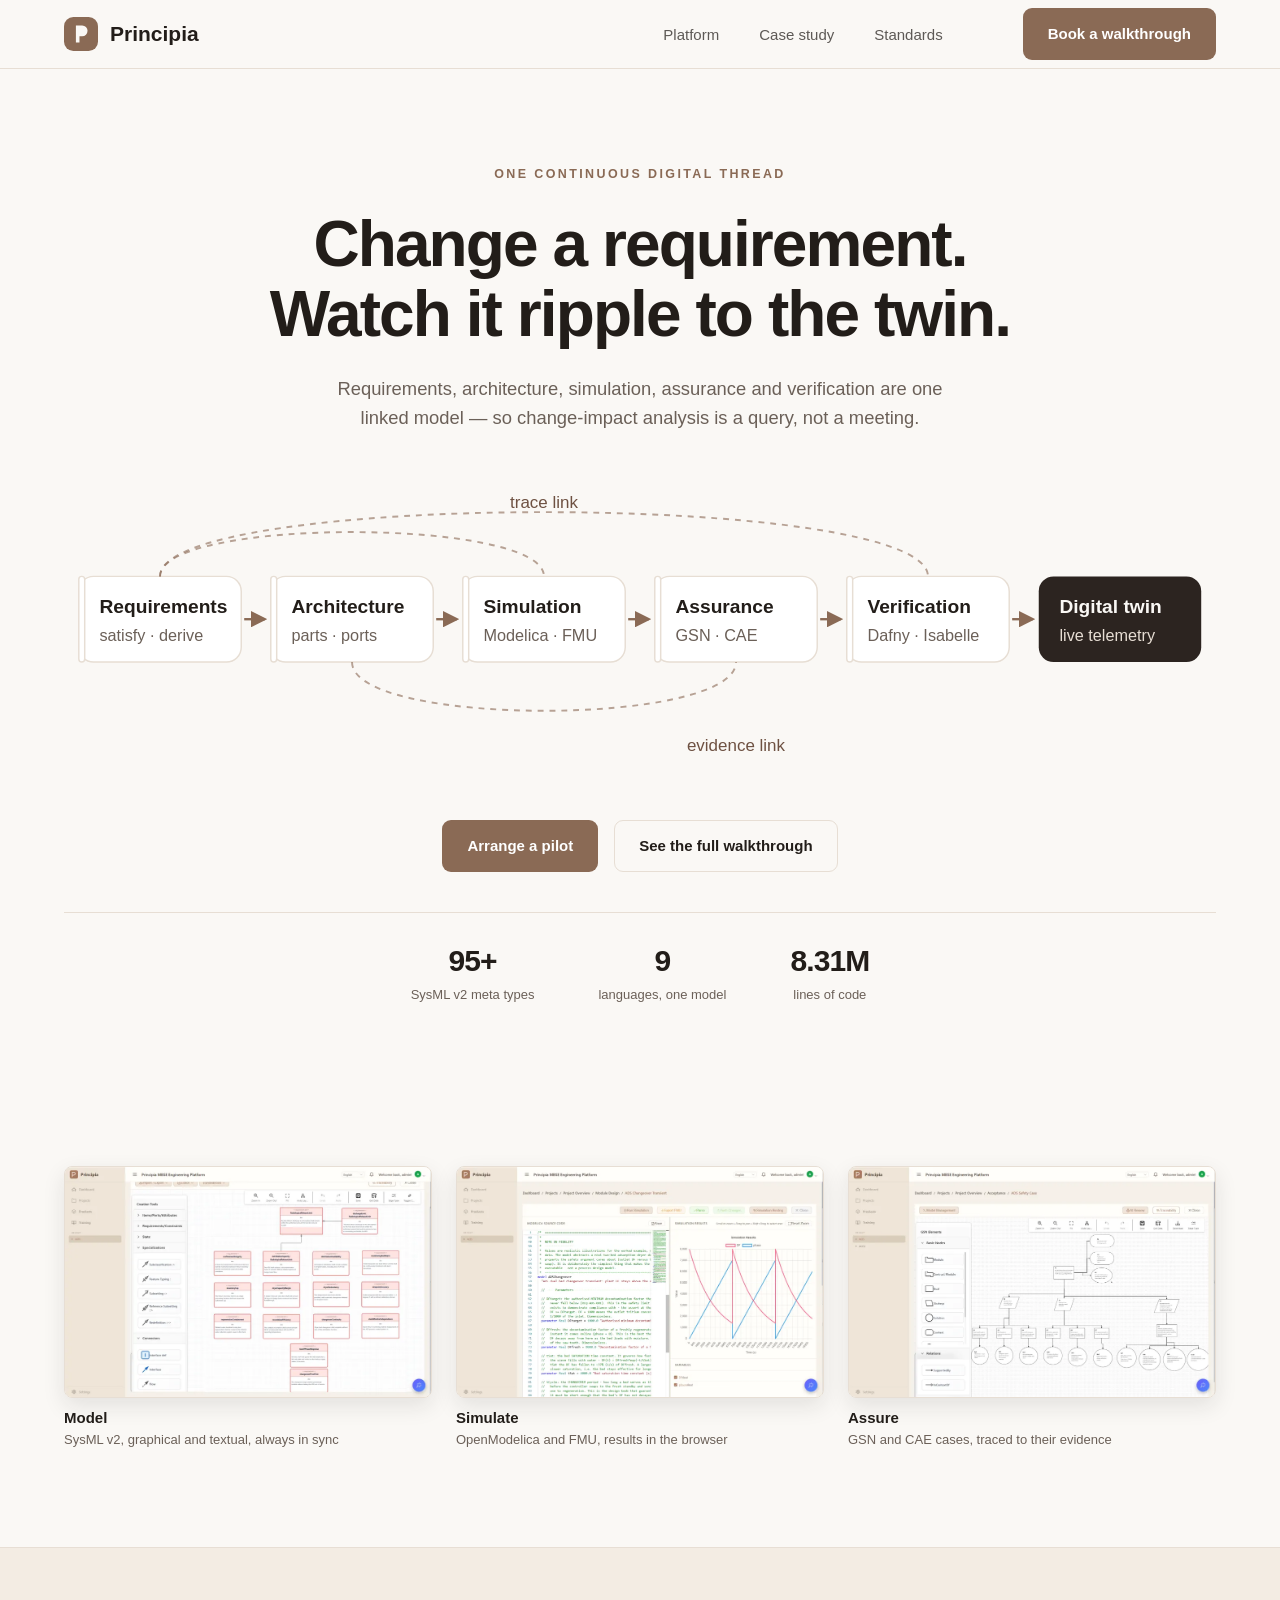
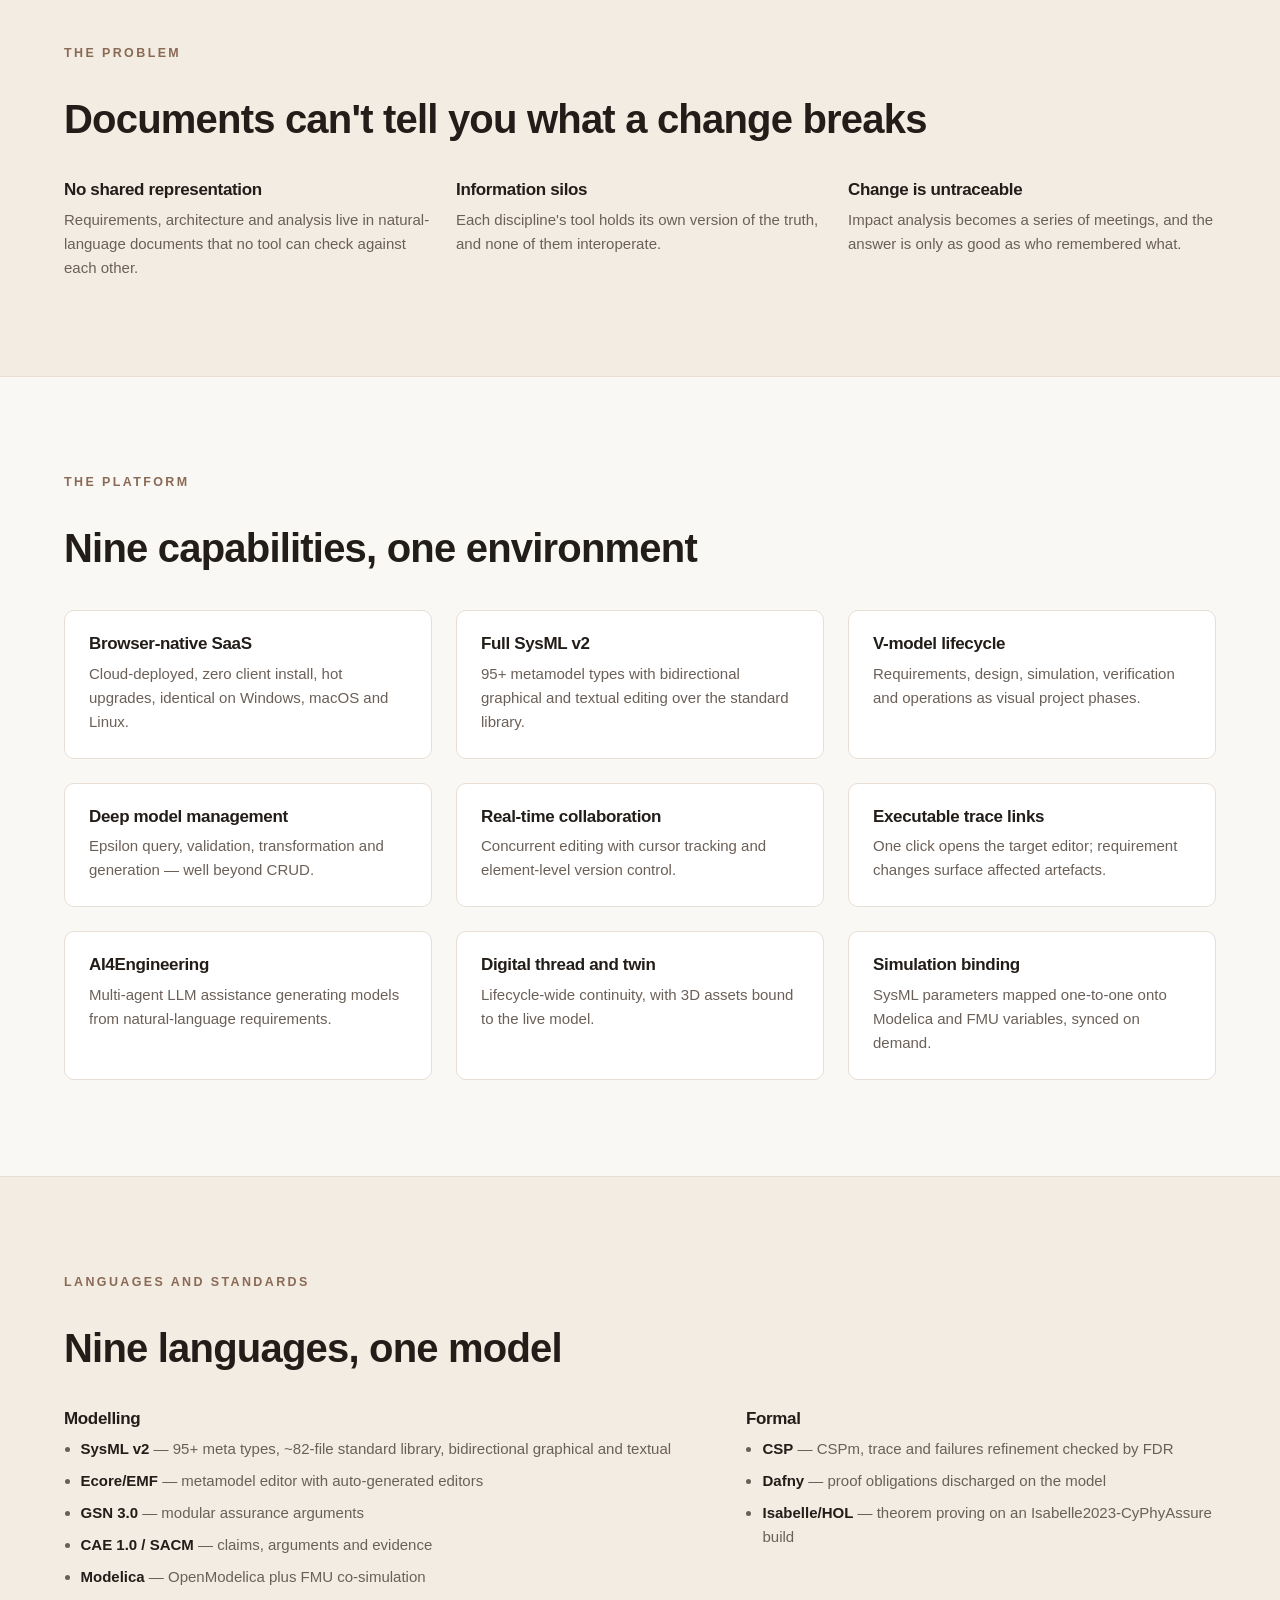
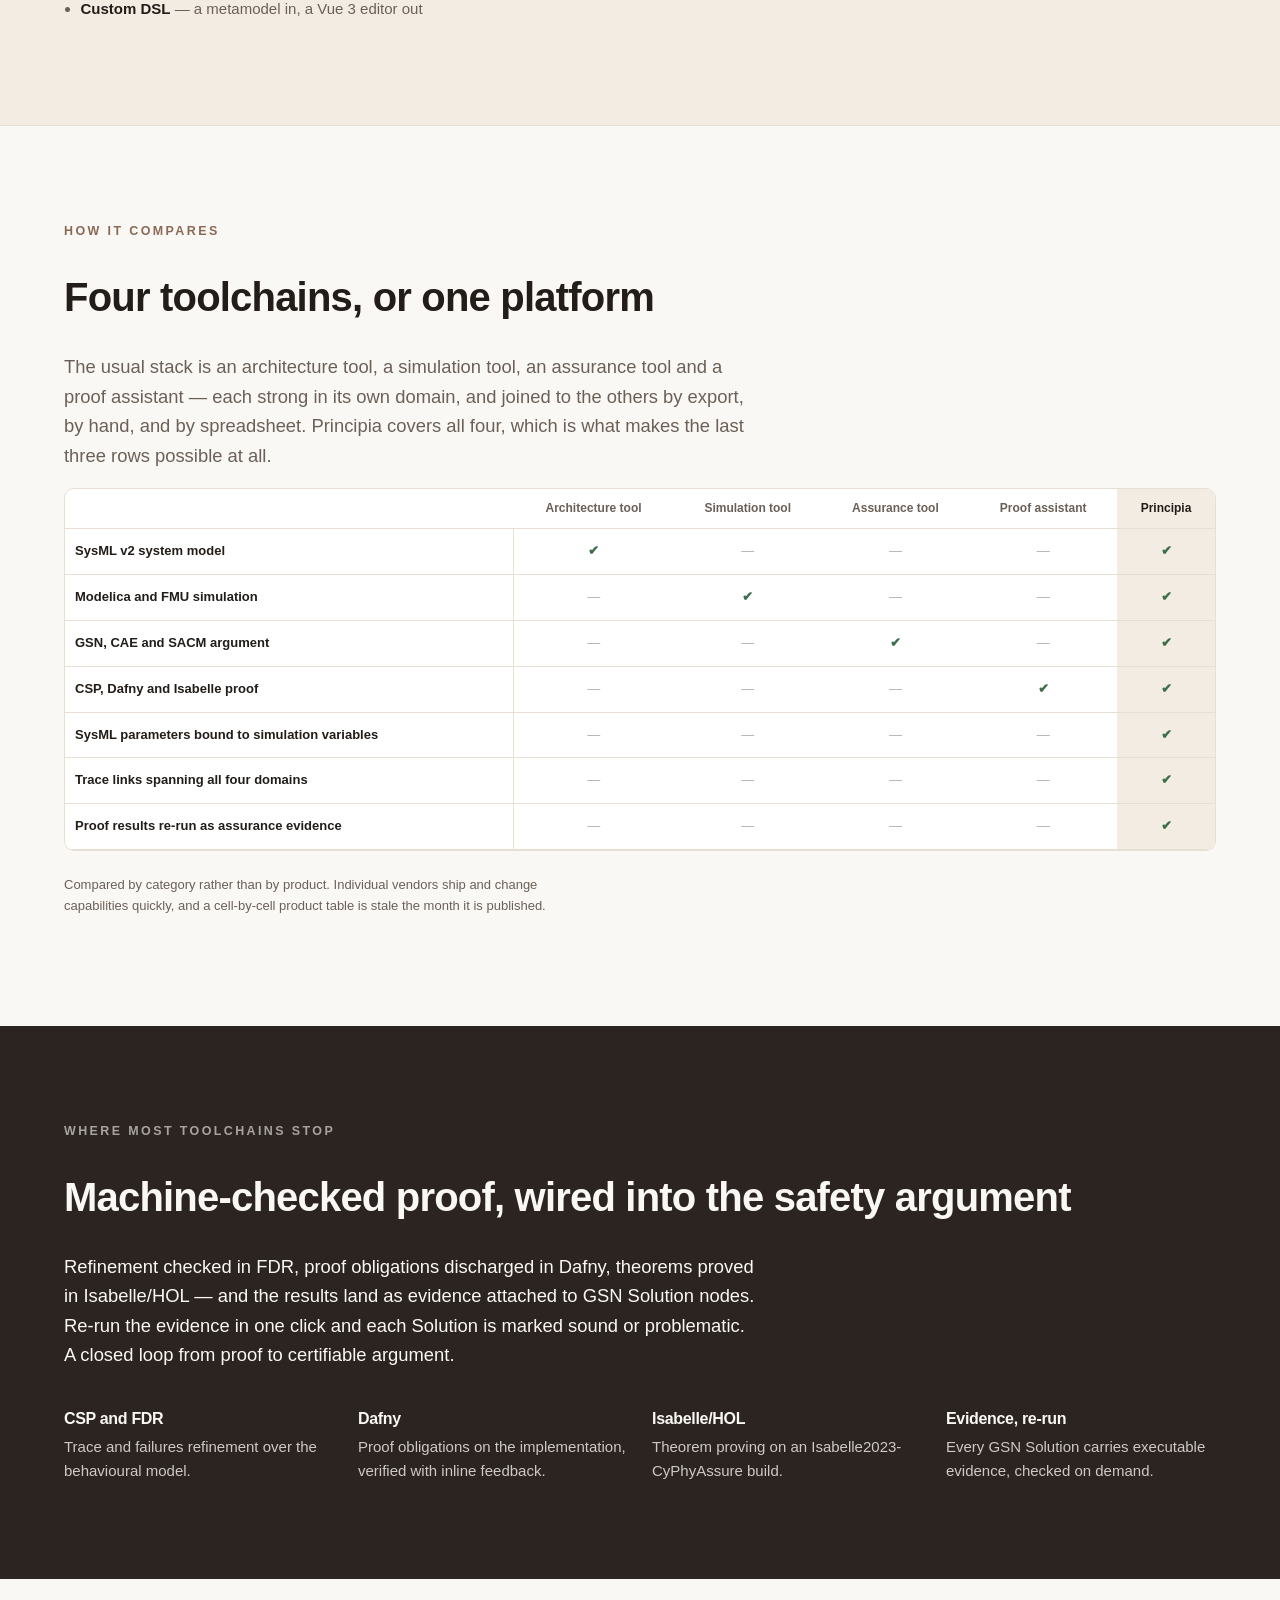
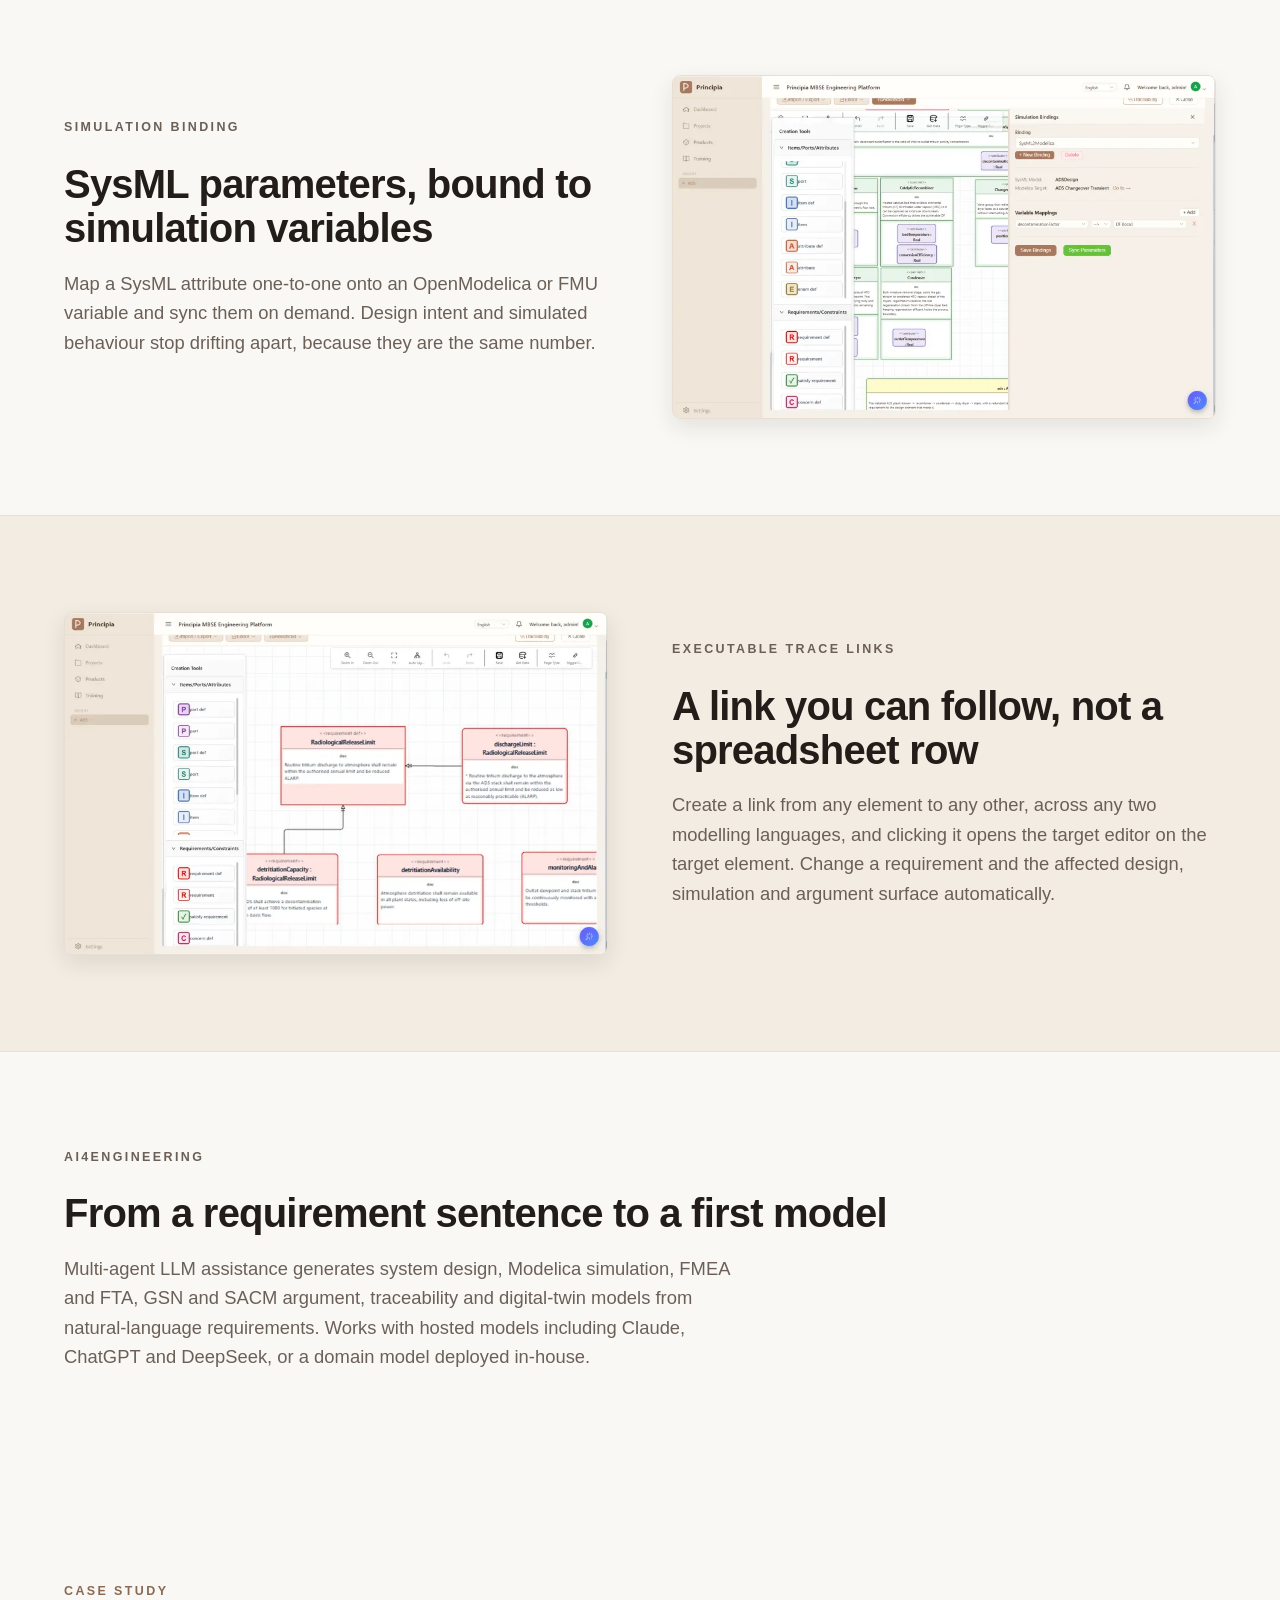
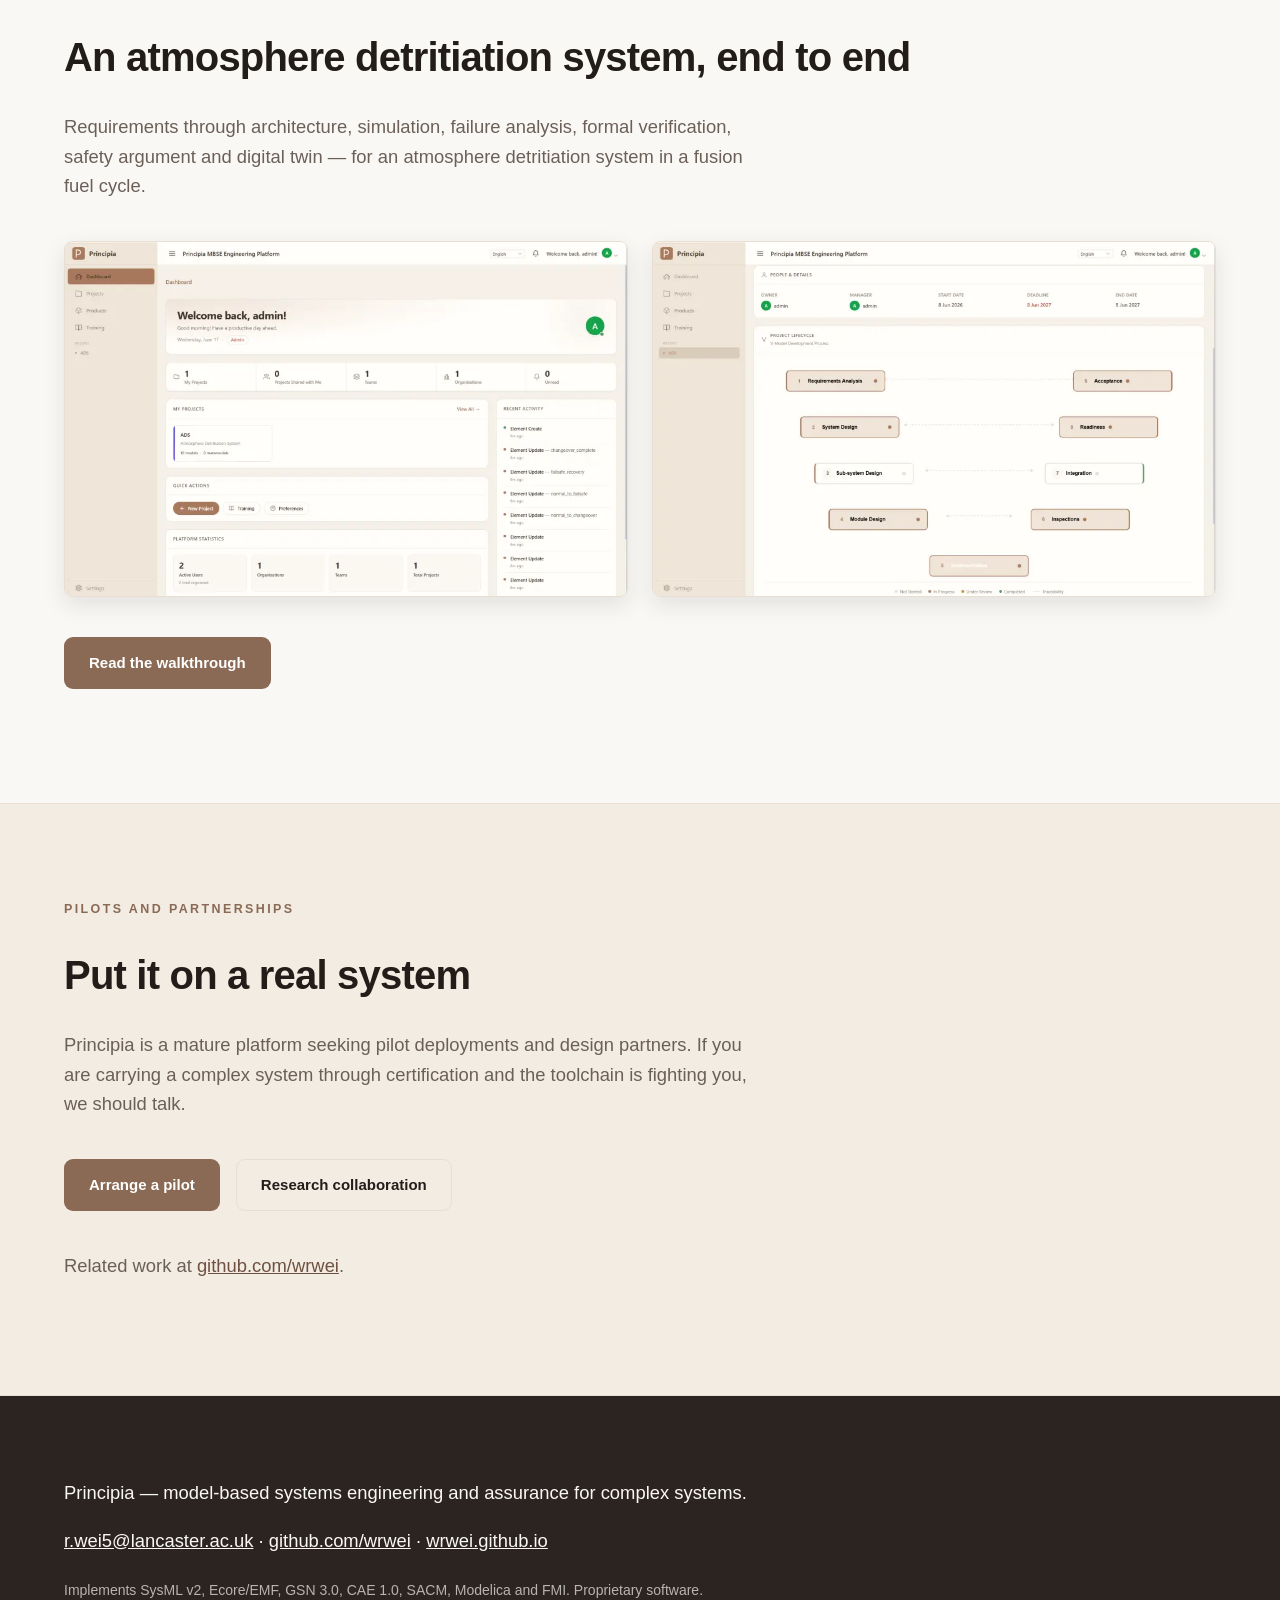
<file: index.html>
<!doctype html>
<html lang="en">
<head>
<meta charset="utf-8">
<meta name="viewport" content="width=device-width, initial-scale=1">
<meta name="color-scheme" content="light">
<title>Principia — MBSE and assurance for complex systems</title>
<meta name="description" content="A browser-based platform uniting SysML v2, Modelica simulation, assurance cases and formal verification in one continuous digital thread with executable traceability.">
<link rel="canonical" href="https://principia-modelling.com/">
<meta property="og:type" content="website">
<meta property="og:title" content="Principia — MBSE and assurance for complex systems">
<meta property="og:description" content="One continuous digital thread from requirements to digital twin. SysML v2, Modelica, GSN, CSP, Dafny and Isabelle in a single browser-based platform.">
<meta property="og:image" content="https://principia-modelling.com/assets/img/og-card.png">
<meta property="og:url" content="https://principia-modelling.com/">
<meta name="twitter:card" content="summary_large_image">
<link rel="icon" href="assets/img/favicon.svg" type="image/svg+xml">
<script type="application/ld+json">
{
  "@context": "https://schema.org",
  "@type": "SoftwareApplication",
  "name": "Principia",
  "applicationCategory": "DeveloperApplication",
  "operatingSystem": "Web browser",
  "url": "https://principia-modelling.com/",
  "description": "A browser-based multi-domain MBSE and assurance platform: SysML v2, Ecore/EMF, GSN, CAE, Modelica and formal verification in one continuous digital thread with executable traceability.",
  "author": { "@type": "Person", "name": "Ran Wei", "url": "https://wrwei.github.io" },
  "featureList": [
    "SysML v2 modelling with 95+ metamodel types",
    "Ecore/EMF metamodelling and generated editors",
    "GSN 3.0, CAE 1.0 and SACM assurance cases",
    "Modelica and FMU co-simulation",
    "Formal verification with CSP/FDR, Dafny and Isabelle/HOL",
    "Executable cross-model trace links and change-impact analysis"
  ]
}
</script>
<link rel="stylesheet" href="assets/css/tokens.css">
<link rel="stylesheet" href="assets/css/site.css">
</head>
<body>
<a class="skip-link" href="#main">Skip to content</a>
<!-- nav:start -->
<header class="nav">
  <div class="container nav__inner">
    <a class="nav__brand" href="index.html">
      <img src="assets/img/logo.svg" alt="" width="34" height="34">Principia
    </a>
    <button class="nav__toggle" id="nav-toggle" type="button"
            aria-expanded="false" aria-controls="nav-links">Menu</button>
    <ul class="nav__links" id="nav-links">
      <li><a href="index.html#platform">Platform</a></li>
      <li><a href="case-study.html">Case study</a></li>
      <li><a href="index.html#standards">Standards</a></li>
    </ul>
    <a class="btn nav__cta" href="mailto:r.wei5@lancaster.ac.uk?subject=Principia%20walkthrough">Book a walkthrough</a>
  </div>
</header>
<!-- nav:end -->
<main id="main">

<section class="hero" id="platform">
  <div class="container">
    <p class="eyebrow">One continuous digital thread</p>
    <h1>Change a requirement.<br>Watch it ripple to the twin.</h1>
    <p class="hero__lead">Requirements, architecture, simulation, assurance and
      verification are one linked model — so change-impact analysis is a query,
      not a meeting.</p>

    <svg class="hero__diagram" viewBox="0 0 780 208" role="img"
         aria-label="Requirements, architecture, simulation, assurance and verification link forward to a digital twin, with trace and evidence links connecting non-adjacent stages.">
      <defs>
        <marker id="arrow" markerWidth="7" markerHeight="7" refX="6" refY="3.5" orient="auto">
          <path d="M0,0 L7,3.5 L0,7 z" class="hero__arrowhead" />
        </marker>
      </defs>
      <g class="hero__node">
        <rect x="10" y="70" width="110" height="58" rx="10" />
        <rect x="10" y="70" width="4" height="58" rx="2" class="hero__rule" />
        <text x="24" y="95">Requirements</text>
        <text x="24" y="114" class="hero__sub">satisfy · derive</text>
      </g>
      <g class="hero__node">
        <rect x="140" y="70" width="110" height="58" rx="10" />
        <rect x="140" y="70" width="4" height="58" rx="2" class="hero__rule" />
        <text x="154" y="95">Architecture</text>
        <text x="154" y="114" class="hero__sub">parts · ports</text>
      </g>
      <g class="hero__node">
        <rect x="270" y="70" width="110" height="58" rx="10" />
        <rect x="270" y="70" width="4" height="58" rx="2" class="hero__rule" />
        <text x="284" y="95">Simulation</text>
        <text x="284" y="114" class="hero__sub">Modelica · FMU</text>
      </g>
      <g class="hero__node">
        <rect x="400" y="70" width="110" height="58" rx="10" />
        <rect x="400" y="70" width="4" height="58" rx="2" class="hero__rule" />
        <text x="414" y="95">Assurance</text>
        <text x="414" y="114" class="hero__sub">GSN · CAE</text>
      </g>
      <g class="hero__node">
        <rect x="530" y="70" width="110" height="58" rx="10" />
        <rect x="530" y="70" width="4" height="58" rx="2" class="hero__rule" />
        <text x="544" y="95">Verification</text>
        <text x="544" y="114" class="hero__sub">Dafny · Isabelle</text>
      </g>
      <g class="hero__node hero__node--twin">
        <rect x="660" y="70" width="110" height="58" rx="10" />
        <text x="674" y="95">Digital twin</text>
        <text x="674" y="114" class="hero__sub">live telemetry</text>
      </g>
      <g class="hero__flow">
        <path d="M122,99 L136,99" /><path d="M252,99 L266,99" />
        <path d="M382,99 L396,99" /><path d="M512,99 L526,99" />
        <path d="M642,99 L656,99" />
      </g>
      <g class="hero__arc">
        <path d="M65,70 C65,30 325,30 325,70" />
        <path d="M195,128 C195,172 455,172 455,128" />
        <path d="M65,70 C65,12 585,12 585,70" />
      </g>
      <text x="325" y="24" class="hero__annot">trace link</text>
      <text x="455" y="188" class="hero__annot">evidence link</text>
    </svg>

    <ol class="thread">
      <li><b>Requirements</b> <span>satisfy · derive</span></li>
      <li><b>Architecture</b> <span>parts · ports</span></li>
      <li><b>Simulation</b> <span>Modelica · FMU</span></li>
      <li><b>Assurance</b> <span>GSN · CAE</span></li>
      <li><b>Verification</b> <span>Dafny · FDR · Isabelle</span></li>
      <li class="thread__twin"><b>Digital twin</b> <span>live telemetry</span></li>
    </ol>

    <p class="hero__actions">
      <a class="btn" href="mailto:r.wei5@lancaster.ac.uk?subject=Principia%20pilot">Arrange a pilot</a>
      <a class="btn btn--ghost" href="case-study.html">See the full walkthrough</a>
    </p>

    <dl class="stats">
      <div class="stats__item"><dd><b>95+</b></dd><dt>SysML v2 meta types</dt></div>
      <div class="stats__item"><dd><b>9</b></dd><dt>languages, one model</dt></div>
      <div class="stats__item"><dd><b>8.31M</b></dd><dt>lines of code</dt></div>
    </dl>
  </div>
</section>

<section class="band shots">
  <div class="container shots__grid">
    <figure class="shot">
      <img srcset="assets/img/shots/requirements-editor-900.webp 900w,
                   assets/img/shots/requirements-editor-1600.webp 1600w"
           sizes="(max-width: 820px) 100vw, 33vw"
           src="assets/img/shots/requirements-editor-900.webp"
           width="1600" height="1007" loading="lazy" decoding="async"
           alt="SysML v2 requirements editor with drag-and-drop nodes and satisfy relations">
      <figcaption><b>Model</b>SysML v2, graphical and textual, always in sync</figcaption>
    </figure>
    <figure class="shot">
      <img srcset="assets/img/shots/modelica-sim-900.webp 900w,
                   assets/img/shots/modelica-sim-1600.webp 1600w"
           sizes="(max-width: 820px) 100vw, 33vw"
           src="assets/img/shots/modelica-sim-900.webp"
           width="1600" height="1007" loading="lazy" decoding="async"
           alt="OpenModelica simulation authored in the browser with results plotted">
      <figcaption><b>Simulate</b>OpenModelica and FMU, results in the browser</figcaption>
    </figure>
    <figure class="shot">
      <img srcset="assets/img/shots/gsn-900.webp 900w,
                   assets/img/shots/gsn-1600.webp 1600w"
           sizes="(max-width: 820px) 100vw, 33vw"
           src="assets/img/shots/gsn-900.webp"
           width="1600" height="1007" loading="lazy" decoding="async"
           alt="Goal Structuring Notation safety case with goals, strategies and solutions">
      <figcaption><b>Assure</b>GSN and CAE cases, traced to their evidence</figcaption>
    </figure>
  </div>
</section>

<section class="band band--sand problem">
  <div class="container">
    <p class="eyebrow">The problem</p>
    <h2>Documents can't tell you what a change breaks</h2>
    <div class="problem__grid">
      <div><h3>No shared representation</h3><p>Requirements, architecture and
        analysis live in natural-language documents that no tool can check
        against each other.</p></div>
      <div><h3>Information silos</h3><p>Each discipline's tool holds its own
        version of the truth, and none of them interoperate.</p></div>
      <div><h3>Change is untraceable</h3><p>Impact analysis becomes a series of
        meetings, and the answer is only as good as who remembered what.</p></div>
    </div>
  </div>
</section>

<section class="band caps">
  <div class="container">
    <p class="eyebrow">The platform</p>
    <h2>Nine capabilities, one environment</h2>
    <ul class="grid-9">
      <li><h3>Browser-native SaaS</h3><p>Cloud-deployed, zero client install,
        hot upgrades, identical on Windows, macOS and Linux.</p></li>
      <li><h3>Full SysML v2</h3><p>95+ metamodel types with bidirectional
        graphical and textual editing over the standard library.</p></li>
      <li><h3>V-model lifecycle</h3><p>Requirements, design, simulation,
        verification and operations as visual project phases.</p></li>
      <li><h3>Deep model management</h3><p>Epsilon query, validation,
        transformation and generation — well beyond CRUD.</p></li>
      <li><h3>Real-time collaboration</h3><p>Concurrent editing with cursor
        tracking and element-level version control.</p></li>
      <li><h3>Executable trace links</h3><p>One click opens the target editor;
        requirement changes surface affected artefacts.</p></li>
      <li><h3>AI4Engineering</h3><p>Multi-agent LLM assistance generating models
        from natural-language requirements.</p></li>
      <li><h3>Digital thread and twin</h3><p>Lifecycle-wide continuity, with 3D
        assets bound to the live model.</p></li>
      <li><h3>Simulation binding</h3><p>SysML parameters mapped one-to-one onto
        Modelica and FMU variables, synced on demand.</p></li>
    </ul>
  </div>
</section>

<section class="band band--sand langs" id="standards">
  <div class="container">
    <p class="eyebrow">Languages and standards</p>
    <h2>Nine languages, one model</h2>
    <div class="langs__grid">
      <div>
        <h3>Modelling</h3>
        <ul>
          <li><b>SysML v2</b> — 95+ meta types, ~82-file standard library,
            bidirectional graphical and textual</li>
          <li><b>Ecore/EMF</b> — metamodel editor with auto-generated editors</li>
          <li><b>GSN 3.0</b> — modular assurance arguments</li>
          <li><b>CAE 1.0 / SACM</b> — claims, arguments and evidence</li>
          <li><b>Modelica</b> — OpenModelica plus FMU co-simulation</li>
          <li><b>Custom DSL</b> — a metamodel in, a Vue 3 editor out</li>
        </ul>
      </div>
      <div>
        <h3>Formal</h3>
        <ul>
          <li><b>CSP</b> — CSPm, trace and failures refinement checked by FDR</li>
          <li><b>Dafny</b> — proof obligations discharged on the model</li>
          <li><b>Isabelle/HOL</b> — theorem proving on an Isabelle2023-CyPhyAssure build</li>
        </ul>
      </div>
    </div>
  </div>
</section>

<section class="band matrix-band">
  <div class="container">
    <p class="eyebrow">How it compares</p>
    <h2>Four toolchains, or one platform</h2>
    <p class="band__lead">The usual stack is an architecture tool, a simulation tool, an
      assurance tool and a proof assistant — each strong in its own domain, and joined
      to the others by export, by hand, and by spreadsheet. Principia covers all four,
      which is what makes the last three rows possible at all.</p>
    <p class="matrix__hint" id="matrix-hint">Scroll the table horizontally &rarr;</p>
    <div class="matrix-scroll" id="matrix-scroll" tabindex="0" role="region"
         aria-label="Capability coverage by tool category, scrollable">
      <table class="matrix">
        <caption class="visually-hidden">Which capabilities each category of tool
          covers, compared with Principia</caption>
        <thead>
          <tr>
            <td></td>
            <th scope="col">Architecture tool</th>
            <th scope="col">Simulation tool</th>
            <th scope="col">Assurance tool</th>
            <th scope="col">Proof assistant</th>
            <th scope="col">Principia</th>
          </tr>
        </thead>
        <tbody>
          <tr>
            <th scope="row">SysML v2 system model</th>
            <td><span class="tick" aria-hidden="true">✔</span><span class="visually-hidden">yes</span></td>
            <td><span class="no" aria-hidden="true">—</span><span class="visually-hidden">no</span></td>
            <td><span class="no" aria-hidden="true">—</span><span class="visually-hidden">no</span></td>
            <td><span class="no" aria-hidden="true">—</span><span class="visually-hidden">no</span></td>
            <td><span class="tick" aria-hidden="true">✔</span><span class="visually-hidden">yes</span></td>
          </tr>
          <tr>
            <th scope="row">Modelica and FMU simulation</th>
            <td><span class="no" aria-hidden="true">—</span><span class="visually-hidden">no</span></td>
            <td><span class="tick" aria-hidden="true">✔</span><span class="visually-hidden">yes</span></td>
            <td><span class="no" aria-hidden="true">—</span><span class="visually-hidden">no</span></td>
            <td><span class="no" aria-hidden="true">—</span><span class="visually-hidden">no</span></td>
            <td><span class="tick" aria-hidden="true">✔</span><span class="visually-hidden">yes</span></td>
          </tr>
          <tr>
            <th scope="row">GSN, CAE and SACM argument</th>
            <td><span class="no" aria-hidden="true">—</span><span class="visually-hidden">no</span></td>
            <td><span class="no" aria-hidden="true">—</span><span class="visually-hidden">no</span></td>
            <td><span class="tick" aria-hidden="true">✔</span><span class="visually-hidden">yes</span></td>
            <td><span class="no" aria-hidden="true">—</span><span class="visually-hidden">no</span></td>
            <td><span class="tick" aria-hidden="true">✔</span><span class="visually-hidden">yes</span></td>
          </tr>
          <tr>
            <th scope="row">CSP, Dafny and Isabelle proof</th>
            <td><span class="no" aria-hidden="true">—</span><span class="visually-hidden">no</span></td>
            <td><span class="no" aria-hidden="true">—</span><span class="visually-hidden">no</span></td>
            <td><span class="no" aria-hidden="true">—</span><span class="visually-hidden">no</span></td>
            <td><span class="tick" aria-hidden="true">✔</span><span class="visually-hidden">yes</span></td>
            <td><span class="tick" aria-hidden="true">✔</span><span class="visually-hidden">yes</span></td>
          </tr>
          <tr>
            <th scope="row">SysML parameters bound to simulation variables</th>
            <td><span class="no" aria-hidden="true">—</span><span class="visually-hidden">no</span></td>
            <td><span class="no" aria-hidden="true">—</span><span class="visually-hidden">no</span></td>
            <td><span class="no" aria-hidden="true">—</span><span class="visually-hidden">no</span></td>
            <td><span class="no" aria-hidden="true">—</span><span class="visually-hidden">no</span></td>
            <td><span class="tick" aria-hidden="true">✔</span><span class="visually-hidden">yes</span></td>
          </tr>
          <tr>
            <th scope="row">Trace links spanning all four domains</th>
            <td><span class="no" aria-hidden="true">—</span><span class="visually-hidden">no</span></td>
            <td><span class="no" aria-hidden="true">—</span><span class="visually-hidden">no</span></td>
            <td><span class="no" aria-hidden="true">—</span><span class="visually-hidden">no</span></td>
            <td><span class="no" aria-hidden="true">—</span><span class="visually-hidden">no</span></td>
            <td><span class="tick" aria-hidden="true">✔</span><span class="visually-hidden">yes</span></td>
          </tr>
          <tr>
            <th scope="row">Proof results re-run as assurance evidence</th>
            <td><span class="no" aria-hidden="true">—</span><span class="visually-hidden">no</span></td>
            <td><span class="no" aria-hidden="true">—</span><span class="visually-hidden">no</span></td>
            <td><span class="no" aria-hidden="true">—</span><span class="visually-hidden">no</span></td>
            <td><span class="no" aria-hidden="true">—</span><span class="visually-hidden">no</span></td>
            <td><span class="tick" aria-hidden="true">✔</span><span class="visually-hidden">yes</span></td>
          </tr>
        </tbody>
      </table>
    </div>
    <p class="matrix__note">Compared by category rather than by product. Individual
      vendors ship and change capabilities quickly, and a cell-by-cell product table is
      stale the month it is published.</p>
  </div>
</section>

<section class="band band--dark formal">
  <div class="container">
    <p class="eyebrow">Where most toolchains stop</p>
    <h2>Machine-checked proof, wired into the safety argument</h2>
    <p class="band__lead">Refinement checked in FDR, proof obligations discharged
      in Dafny, theorems proved in Isabelle/HOL — and the results land as evidence
      attached to GSN Solution nodes. Re-run the evidence in one click and each
      Solution is marked sound or problematic. A closed loop from proof to
      certifiable argument.</p>
    <div class="formal__grid">
      <div><h3>CSP and FDR</h3><p>Trace and failures refinement over the
        behavioural model.</p></div>
      <div><h3>Dafny</h3><p>Proof obligations on the implementation, verified
        with inline feedback.</p></div>
      <div><h3>Isabelle/HOL</h3><p>Theorem proving on an
        Isabelle2023-CyPhyAssure build.</p></div>
      <div><h3>Evidence, re-run</h3><p>Every GSN Solution carries executable
        evidence, checked on demand.</p></div>
    </div>
  </div>
</section>

<section class="band split">
  <div class="container split__inner">
    <div>
      <p class="eyebrow">Simulation binding</p>
      <h2>SysML parameters, bound to simulation variables</h2>
      <p>Map a SysML attribute one-to-one onto an OpenModelica or FMU variable and
        sync them on demand. Design intent and simulated behaviour stop drifting
        apart, because they are the same number.</p>
    </div>
    <figure class="shot">
      <img srcset="assets/img/shots/sim-binding-900.webp 900w,
                   assets/img/shots/sim-binding-1600.webp 1600w"
           sizes="(max-width: 820px) 100vw, 50vw"
           src="assets/img/shots/sim-binding-900.webp"
           width="1600" height="1007" loading="lazy" decoding="async"
           alt="Simulation binding panel mapping SysML elements to Modelica parameters">
    </figure>
  </div>
</section>

<section class="band band--sand split split--flip">
  <div class="container split__inner">
    <div>
      <p class="eyebrow">Executable trace links</p>
      <h2>A link you can follow, not a spreadsheet row</h2>
      <p>Create a link from any element to any other, across any two modelling
        languages, and clicking it opens the target editor on the target element.
        Change a requirement and the affected design, simulation and argument
        surface automatically.</p>
    </div>
    <figure class="shot">
      <img srcset="assets/img/shots/trace-navigate-900.webp 900w,
                   assets/img/shots/trace-navigate-1600.webp 1600w"
           sizes="(max-width: 820px) 100vw, 50vw"
           src="assets/img/shots/trace-navigate-900.webp"
           width="1600" height="1007" loading="lazy" decoding="async"
           alt="Following a trace link from a design element to the requirement it satisfies">
    </figure>
  </div>
</section>

<section class="band split split--solo">
  <div class="container">
    <p class="eyebrow">AI4Engineering</p>
    <h2>From a requirement sentence to a first model</h2>
    <p class="band__lead">Multi-agent LLM assistance generates system design,
      Modelica simulation, FMEA and FTA, GSN and SACM argument, traceability and
      digital-twin models from natural-language requirements. Works with hosted
      models including Claude, ChatGPT and DeepSeek, or a domain model deployed
      in-house.</p>
  </div>
</section>

<section class="band teaser">
  <div class="container">
    <p class="eyebrow">Case study</p>
    <h2>An atmosphere detritiation system, end to end</h2>
    <p class="band__lead">Requirements through architecture, simulation, failure
      analysis, formal verification, safety argument and digital twin — for an
      atmosphere detritiation system in a fusion fuel cycle.</p>
    <div class="teaser__grid">
      <figure class="shot">
        <img srcset="assets/img/shots/dashboard-900.webp 900w,
                     assets/img/shots/dashboard-1600.webp 1600w"
             sizes="(max-width: 820px) 100vw, 50vw"
             src="assets/img/shots/dashboard-900.webp"
             width="1600" height="1007" loading="lazy" decoding="async"
             alt="Principia dashboard listing projects, teams and recent activity">
      </figure>
      <figure class="shot">
        <img srcset="assets/img/shots/project-vmodel-900.webp 900w,
                     assets/img/shots/project-vmodel-1600.webp 1600w"
             sizes="(max-width: 820px) 100vw, 50vw"
             src="assets/img/shots/project-vmodel-900.webp"
             width="1600" height="1007" loading="lazy" decoding="async"
             alt="V-model project view showing lifecycle phases and their status">
      </figure>
    </div>
    <p><a class="btn" href="case-study.html">Read the walkthrough</a></p>
  </div>
</section>

<section class="band band--sand contact">
  <div class="container">
    <p class="eyebrow">Pilots and partnerships</p>
    <h2>Put it on a real system</h2>
    <p class="band__lead">Principia is a mature platform seeking pilot
      deployments and design partners. If you are carrying a complex system
      through certification and the toolchain is fighting you, we should talk.</p>
    <p class="contact__actions">
      <a class="btn" href="mailto:r.wei5@lancaster.ac.uk?subject=Principia%20pilot%20enquiry">Arrange a pilot</a>
      <a class="btn btn--ghost" href="mailto:r.wei5@lancaster.ac.uk?subject=Principia%20research%20collaboration">Research collaboration</a>
    </p>
    <p class="band__lead">Related work at
      <a href="https://github.com/wrwei">github.com/wrwei</a>.</p>
  </div>
</section>

</main>
<!-- footer:start -->
<footer class="footer">
  <div class="container">
    <p>Principia — model-based systems engineering and assurance for complex systems.</p>
    <p><a href="mailto:r.wei5@lancaster.ac.uk">r.wei5@lancaster.ac.uk</a> ·
       <a href="https://github.com/wrwei">github.com/wrwei</a> ·
       <a href="https://wrwei.github.io">wrwei.github.io</a></p>
    <p class="footer__meta">Implements SysML v2, Ecore/EMF, GSN 3.0, CAE 1.0, SACM,
       Modelica and FMI. Proprietary software.</p>
  </div>
</footer>
<!-- footer:end -->
<script src="assets/js/site.js" defer></script>
</body>
</html>
</file>
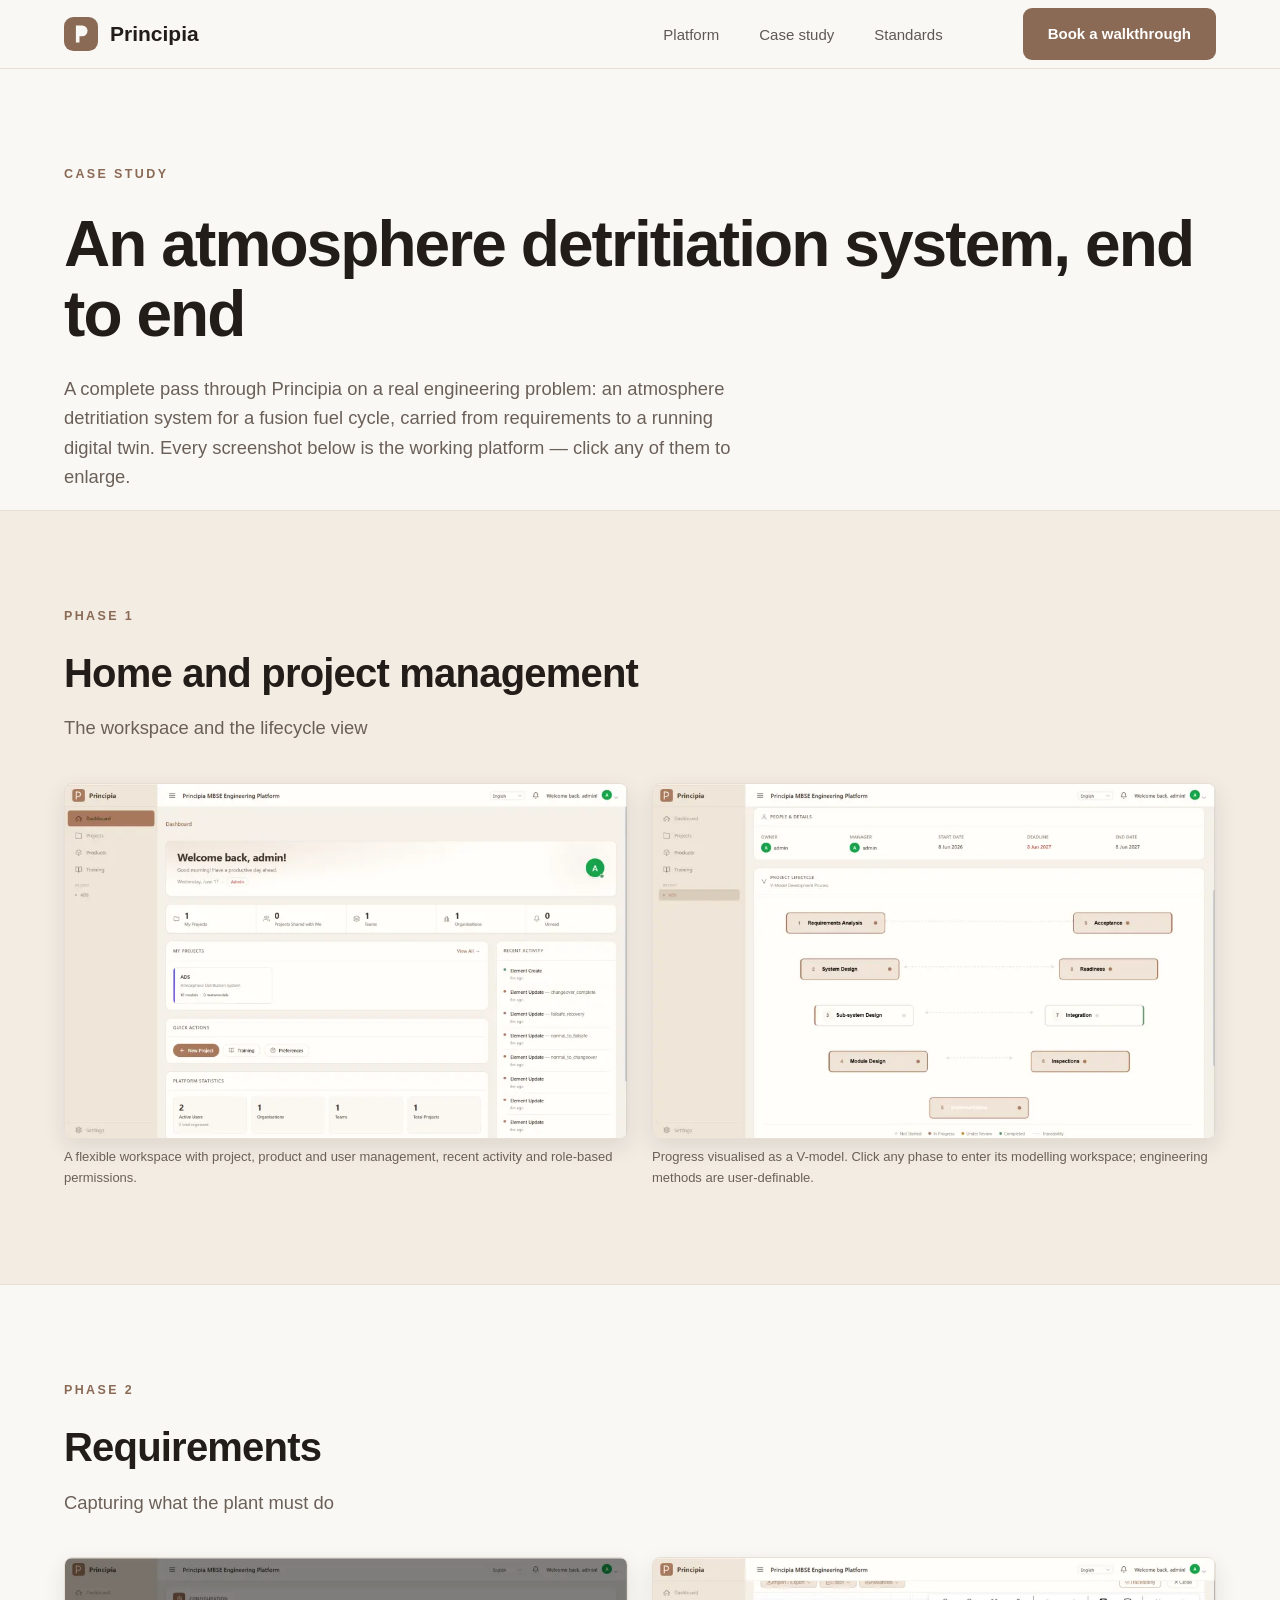
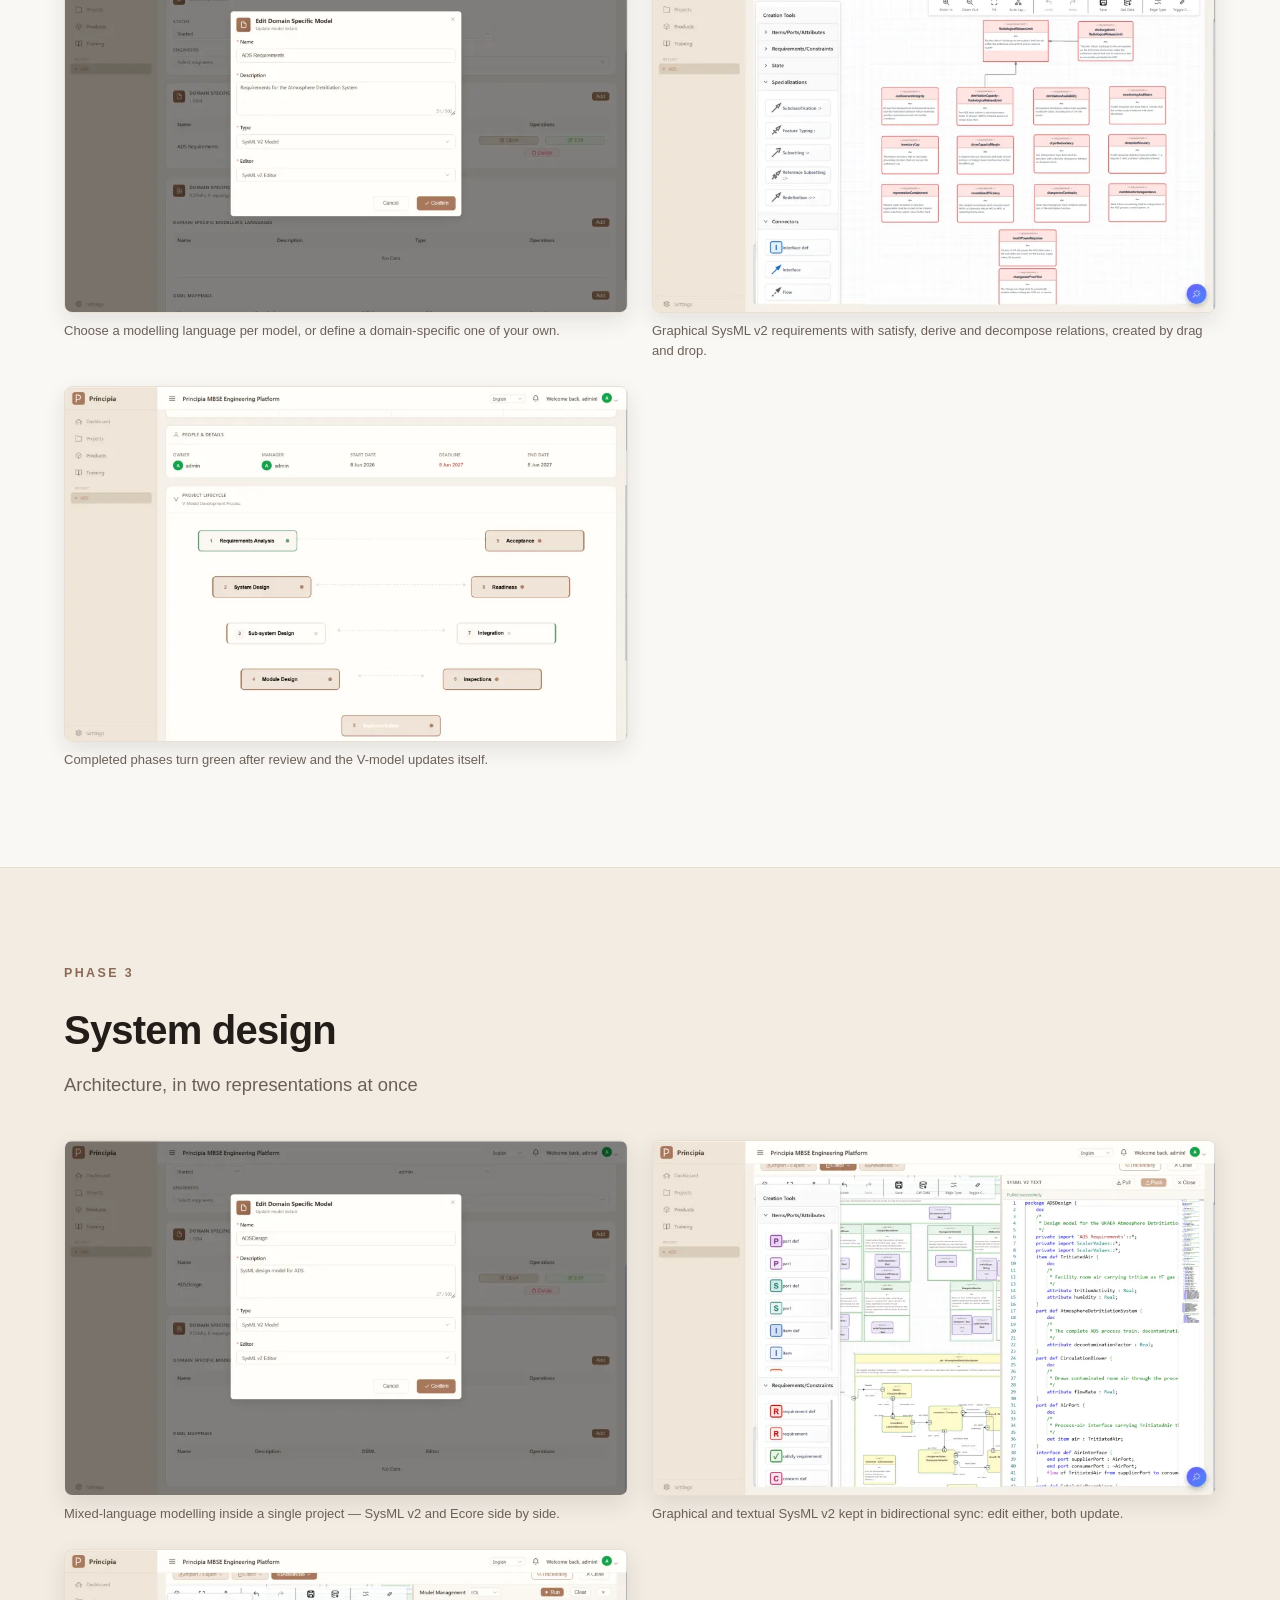
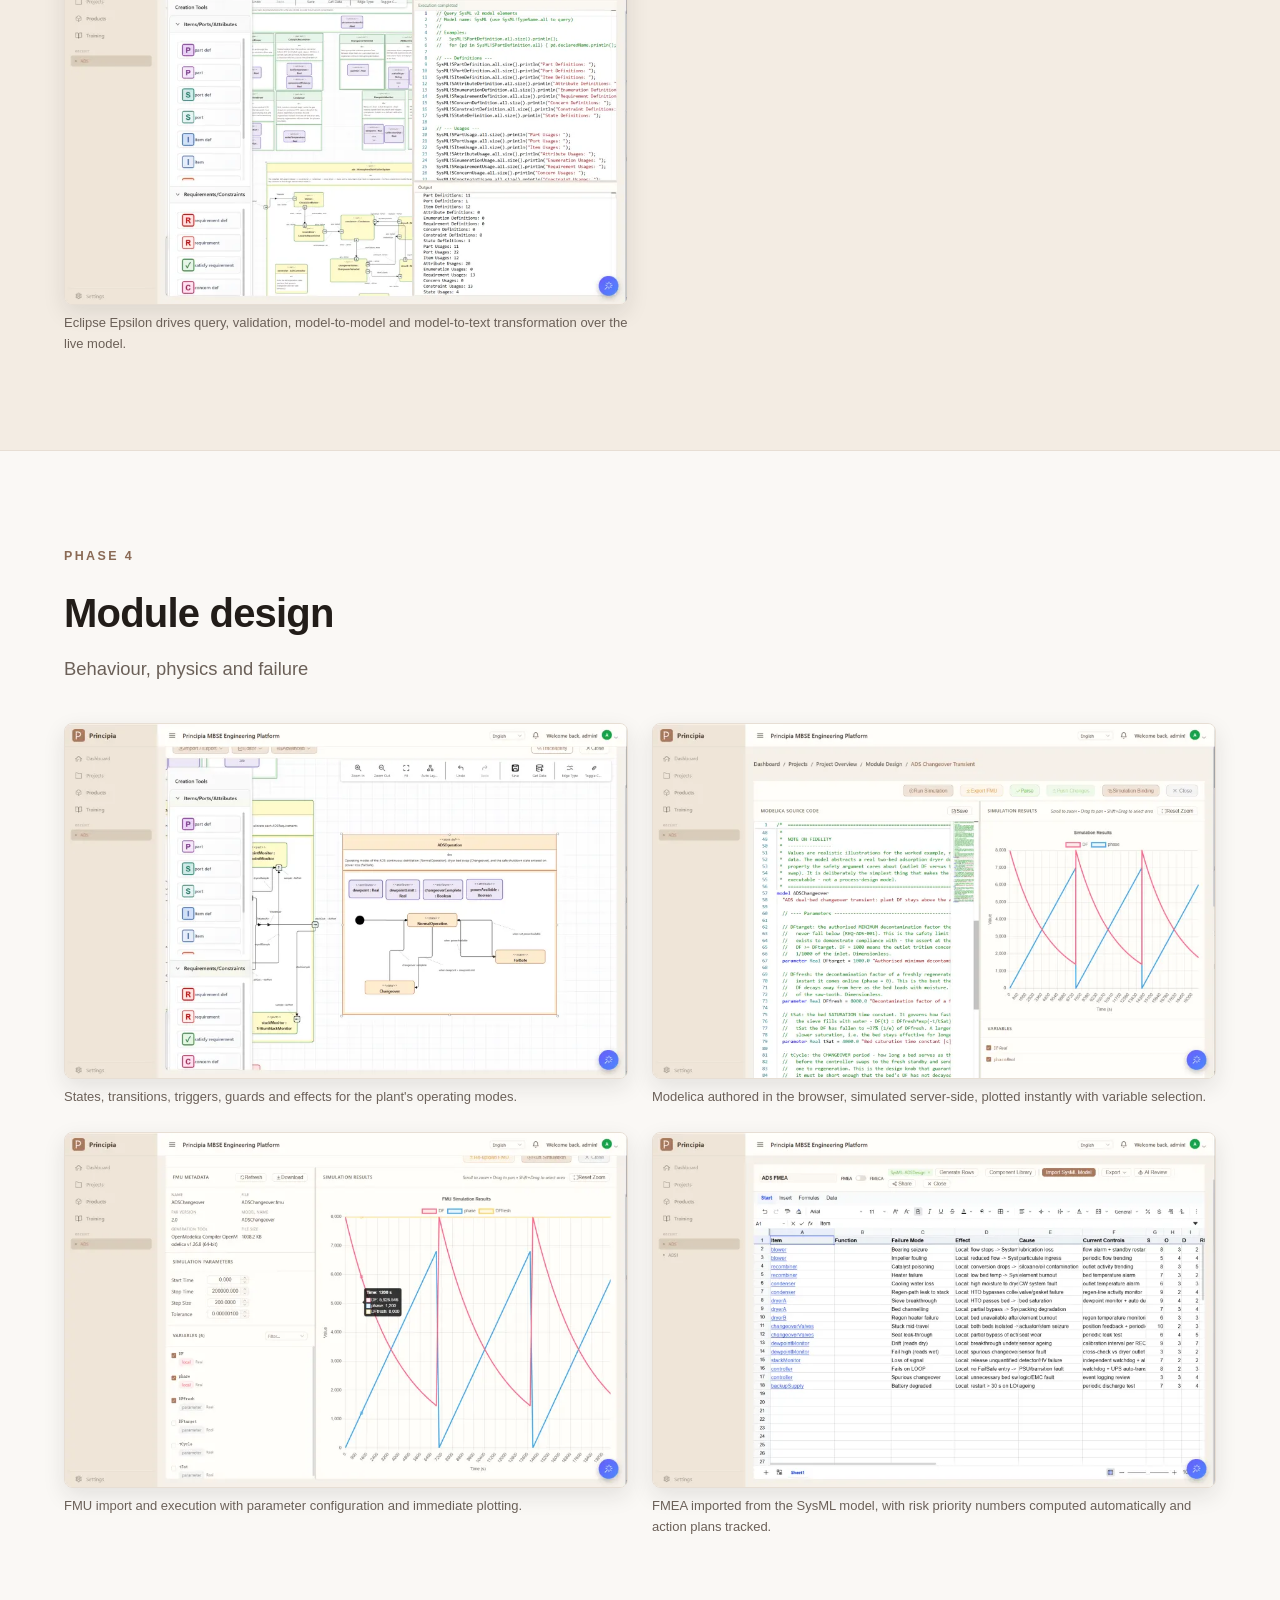
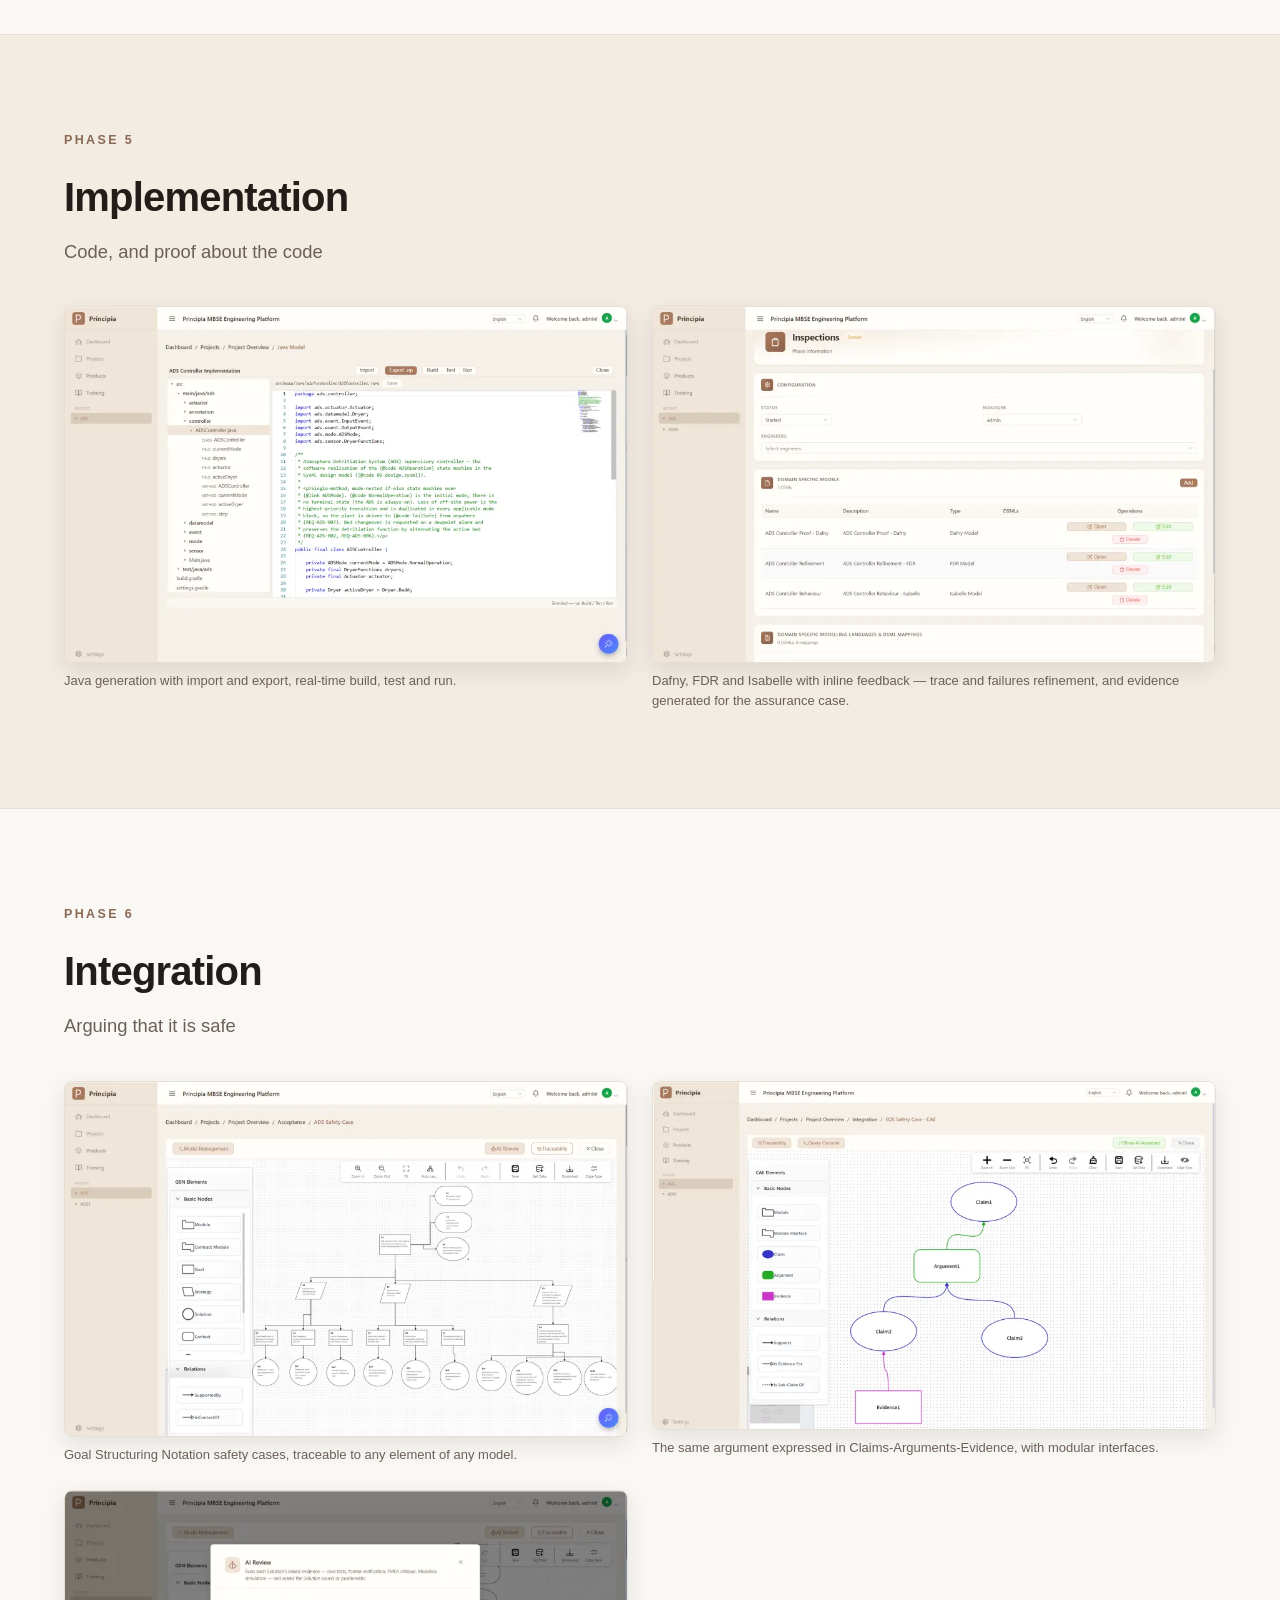
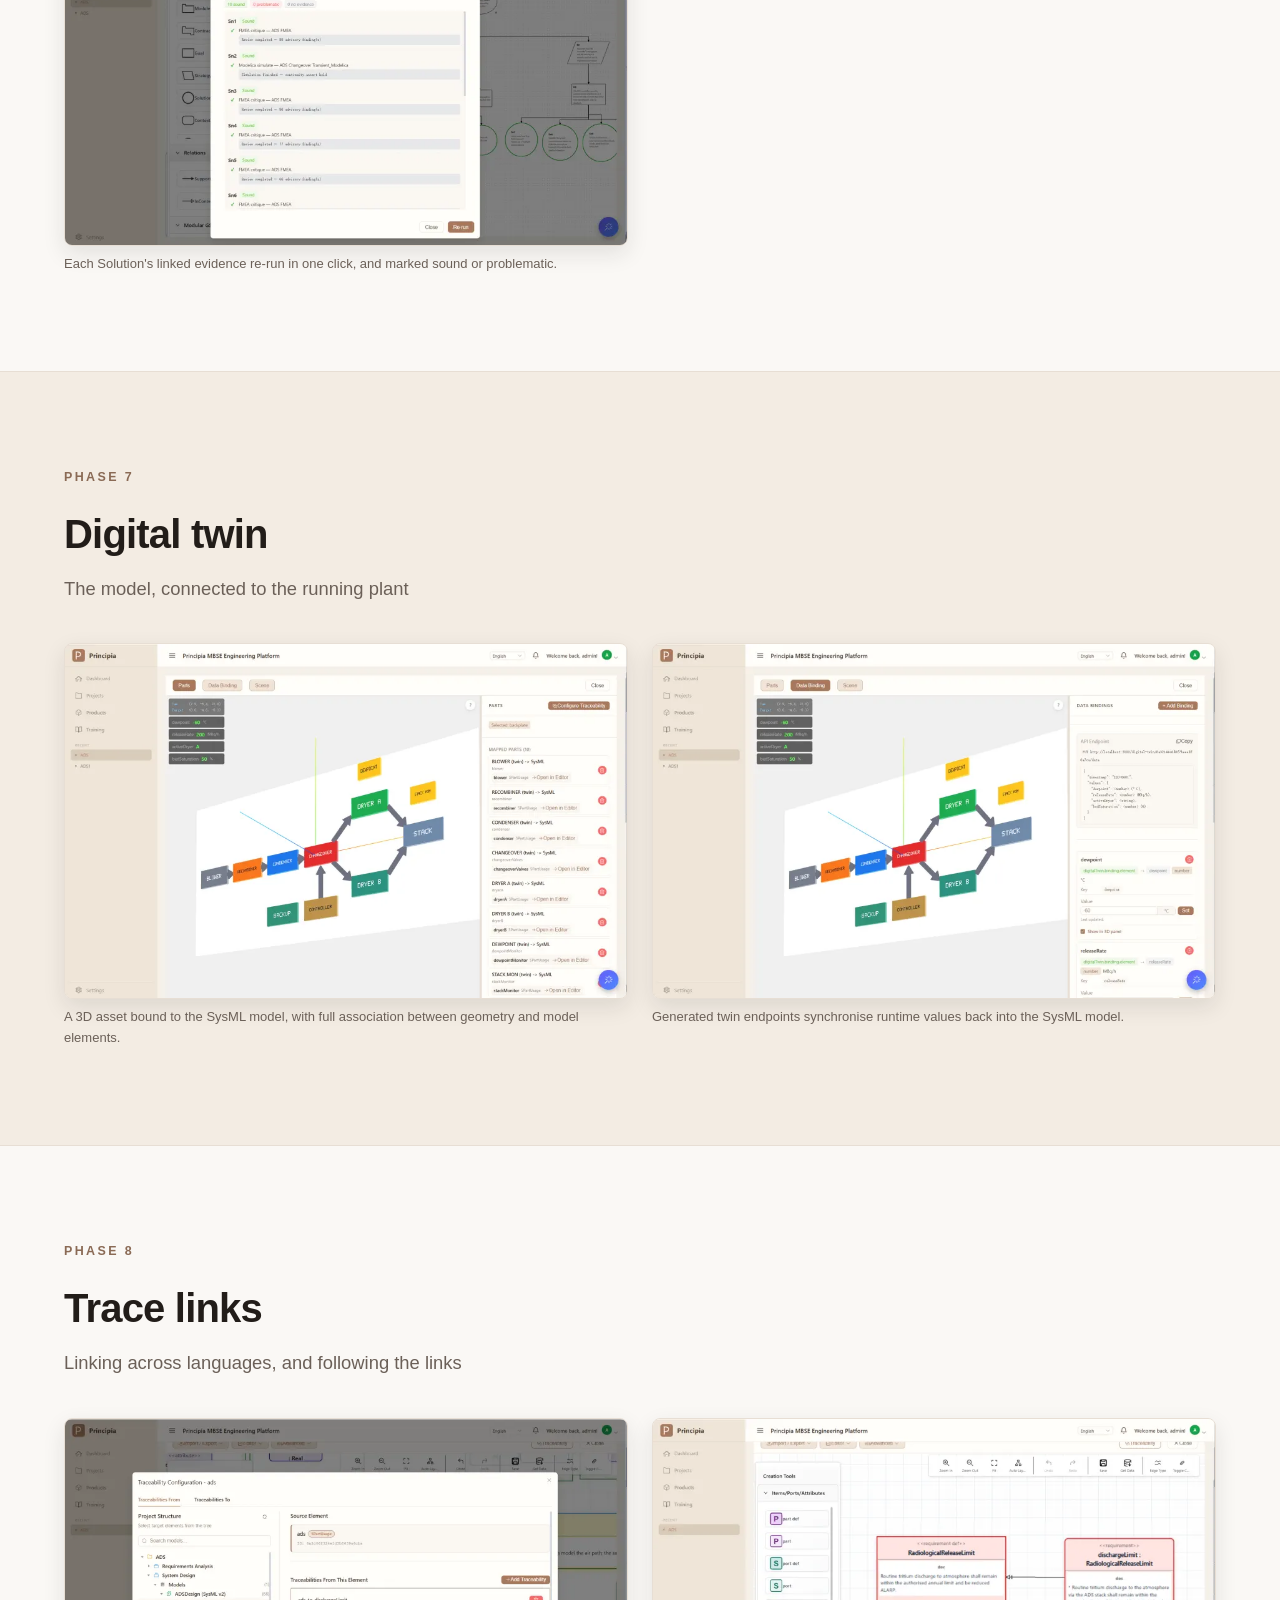
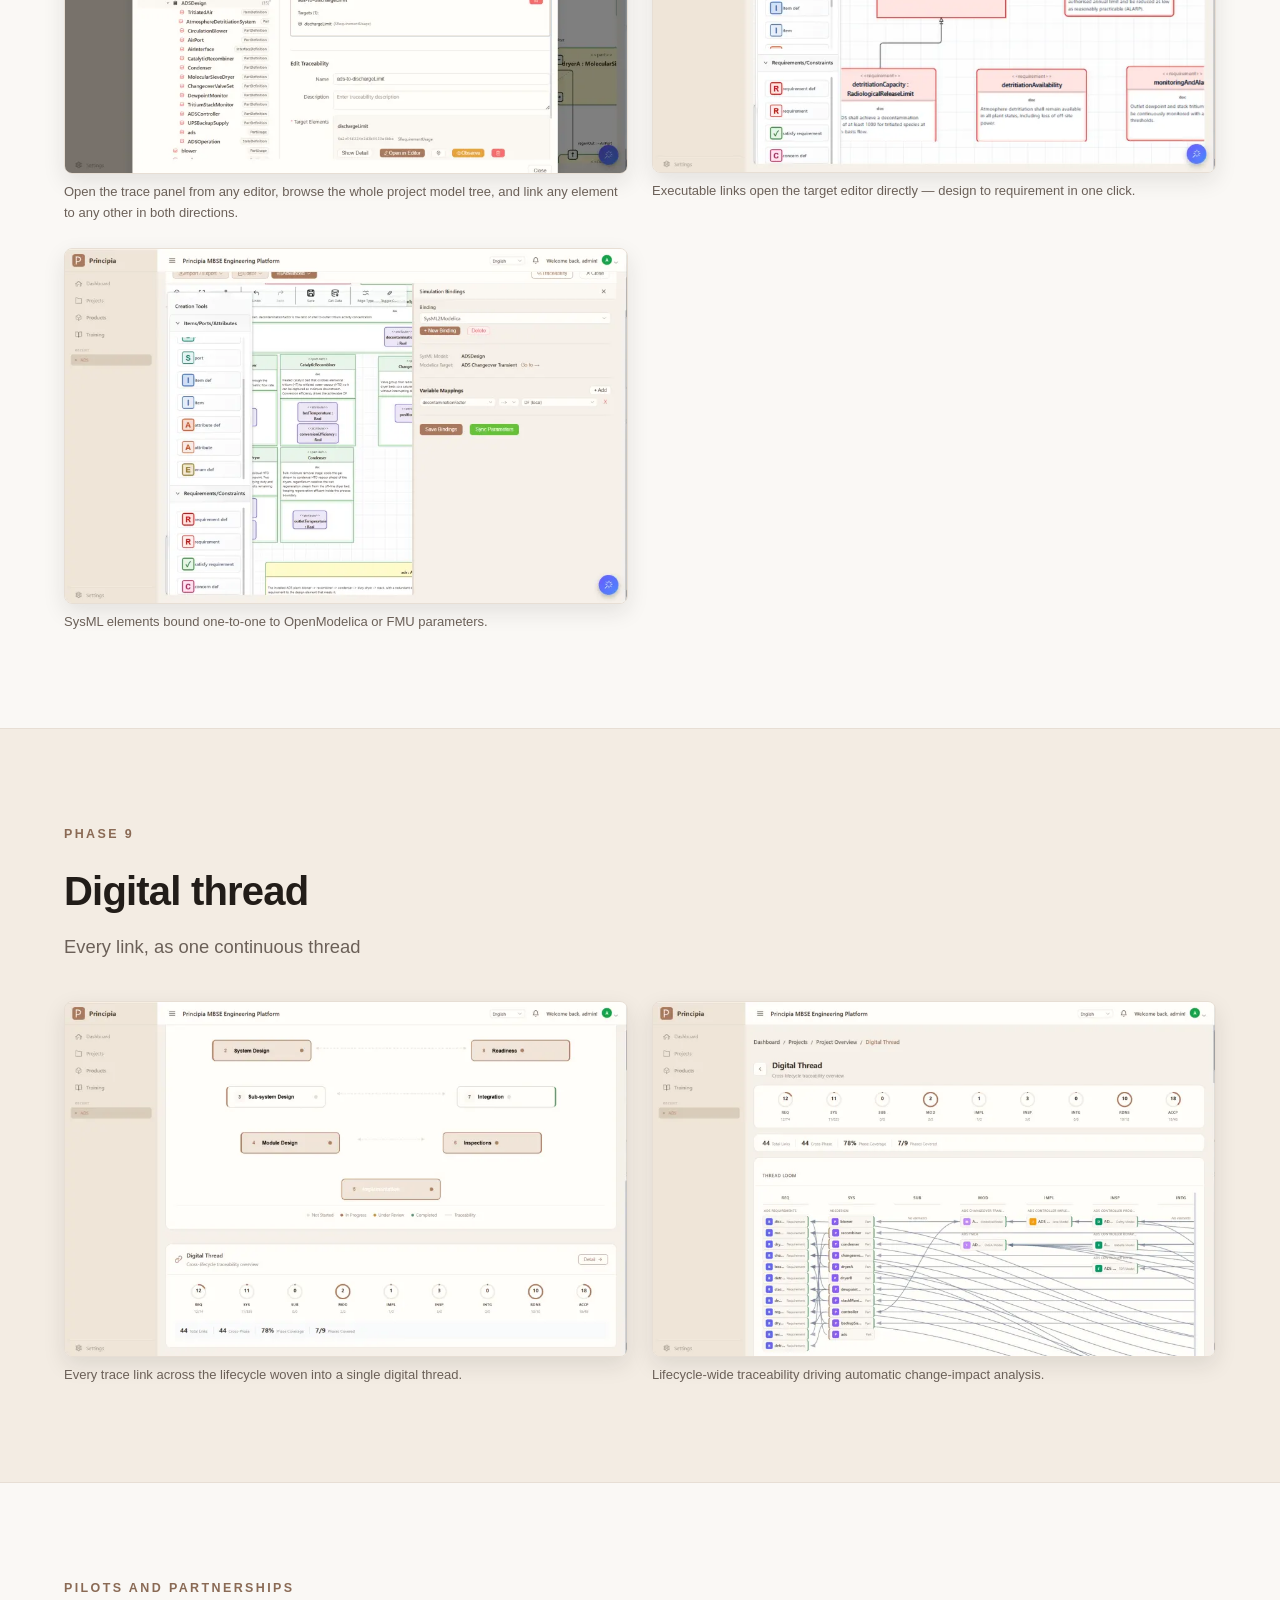
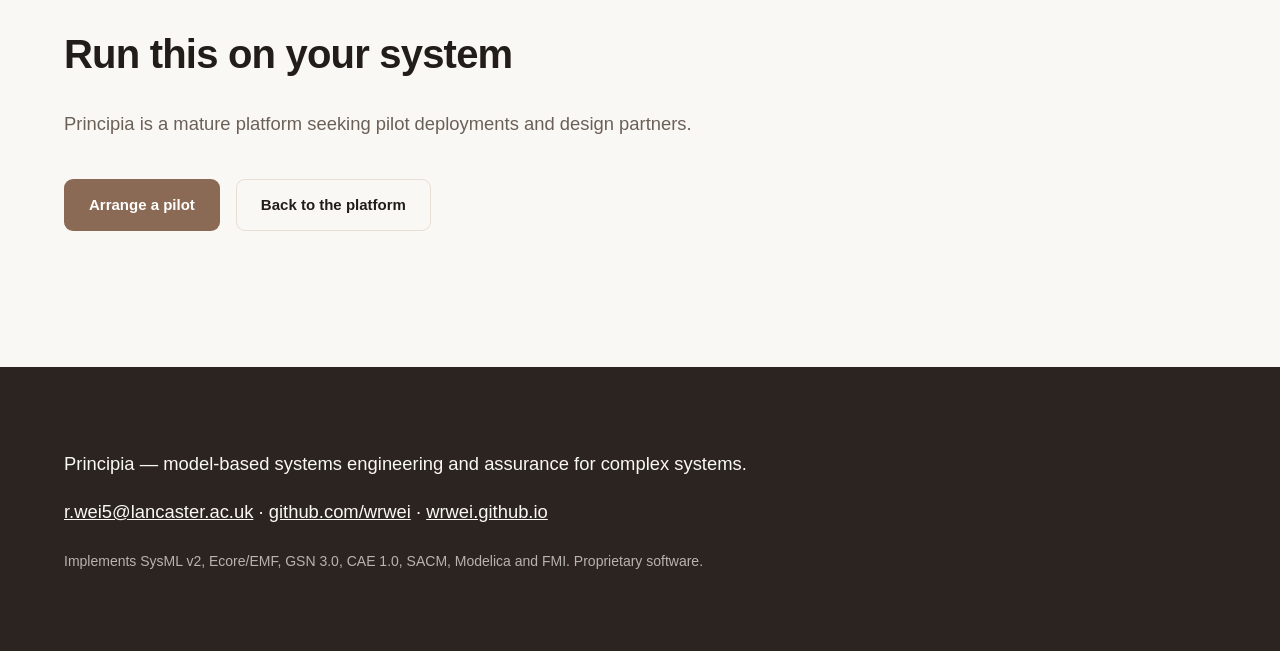
<file: case-study.html>
<!doctype html>
<html lang="en">
<head>
<meta charset="utf-8">
<meta name="viewport" content="width=device-width, initial-scale=1">
<meta name="color-scheme" content="light">
<title>Case study — atmosphere detritiation system | Principia</title>
<meta name="description" content="A complete pass through Principia on a real engineering problem: an atmosphere detritiation system for a fusion fuel cycle, from requirements to a running digital twin.">
<link rel="canonical" href="https://principia-modelling.com/case-study.html">
<meta property="og:type" content="article">
<meta property="og:title" content="Case study — an atmosphere detritiation system, end to end">
<meta property="og:description" content="Requirements, architecture, simulation, failure analysis, formal verification, safety argument and digital twin for a fusion fuel cycle subsystem.">
<meta property="og:image" content="https://principia-modelling.com/assets/img/og-card.png">
<meta property="og:url" content="https://principia-modelling.com/case-study.html">
<meta name="twitter:card" content="summary_large_image">
<link rel="icon" href="assets/img/favicon.svg" type="image/svg+xml">
<link rel="stylesheet" href="assets/css/tokens.css">
<link rel="stylesheet" href="assets/css/site.css">
</head>
<body>
<a class="skip-link" href="#main">Skip to content</a>
<!-- nav:start -->
<header class="nav">
  <div class="container nav__inner">
    <a class="nav__brand" href="index.html">
      <img src="assets/img/logo.svg" alt="" width="34" height="34">Principia
    </a>
    <button class="nav__toggle" id="nav-toggle" type="button"
            aria-expanded="false" aria-controls="nav-links">Menu</button>
    <ul class="nav__links" id="nav-links">
      <li><a href="index.html#platform">Platform</a></li>
      <li><a href="case-study.html">Case study</a></li>
      <li><a href="index.html#standards">Standards</a></li>
    </ul>
    <a class="btn nav__cta" href="mailto:r.wei5@lancaster.ac.uk?subject=Principia%20walkthrough">Book a walkthrough</a>
  </div>
</header>
<!-- nav:end -->
<main id="main">

<section class="band phase-intro">
  <div class="container">
    <p class="eyebrow">Case study</p>
    <h1>An atmosphere detritiation system, end to end</h1>
    <p class="band__lead">A complete pass through Principia on a real engineering
      problem: an atmosphere detritiation system for a fusion fuel cycle, carried
      from requirements to a running digital twin. Every screenshot below is the
      working platform — click any of them to enlarge.</p>
  </div>
</section>
<section class="band band--sand phase">
  <div class="container">
    <p class="eyebrow">Phase 1</p>
    <h2>Home and project management</h2>
    <p class="band__lead">The workspace and the lifecycle view</p>
    <div class="phase__shots">
      <figure class="shot">
        <img srcset="assets/img/shots/dashboard-900.webp 900w,
                     assets/img/shots/dashboard-1600.webp 1600w"
             sizes="(max-width: 820px) 100vw, 50vw"
             src="assets/img/shots/dashboard-900.webp"
             data-lightbox="assets/img/shots/dashboard-1600.webp"
             width="1600" height="1007" loading="lazy" decoding="async"
             alt="Principia dashboard listing projects, teams and recent activity">
        <figcaption>A flexible workspace with project, product and user management, recent activity and role-based permissions.</figcaption>
      </figure>
      <figure class="shot">
        <img srcset="assets/img/shots/project-vmodel-900.webp 900w,
                     assets/img/shots/project-vmodel-1600.webp 1600w"
             sizes="(max-width: 820px) 100vw, 50vw"
             src="assets/img/shots/project-vmodel-900.webp"
             data-lightbox="assets/img/shots/project-vmodel-1600.webp"
             width="1600" height="1007" loading="lazy" decoding="async"
             alt="V-model project view showing lifecycle phases and their status">
        <figcaption>Progress visualised as a V-model. Click any phase to enter its modelling workspace; engineering methods are user-definable.</figcaption>
      </figure>
    </div>
  </div>
</section>
<section class="band phase">
  <div class="container">
    <p class="eyebrow">Phase 2</p>
    <h2>Requirements</h2>
    <p class="band__lead">Capturing what the plant must do</p>
    <div class="phase__shots">
      <figure class="shot">
        <img srcset="assets/img/shots/model-create-900.webp 900w,
                     assets/img/shots/model-create-1600.webp 1600w"
             sizes="(max-width: 820px) 100vw, 50vw"
             src="assets/img/shots/model-create-900.webp"
             data-lightbox="assets/img/shots/model-create-1600.webp"
             width="1600" height="1007" loading="lazy" decoding="async"
             alt="Dialog for creating a model, offering a choice of modelling language">
        <figcaption>Choose a modelling language per model, or define a domain-specific one of your own.</figcaption>
      </figure>
      <figure class="shot">
        <img srcset="assets/img/shots/requirements-editor-900.webp 900w,
                     assets/img/shots/requirements-editor-1600.webp 1600w"
             sizes="(max-width: 820px) 100vw, 50vw"
             src="assets/img/shots/requirements-editor-900.webp"
             data-lightbox="assets/img/shots/requirements-editor-1600.webp"
             width="1600" height="1007" loading="lazy" decoding="async"
             alt="SysML v2 requirements editor with nodes and satisfy relations">
        <figcaption>Graphical SysML v2 requirements with satisfy, derive and decompose relations, created by drag and drop.</figcaption>
      </figure>
      <figure class="shot">
        <img srcset="assets/img/shots/phase-complete-900.webp 900w,
                     assets/img/shots/phase-complete-1600.webp 1600w"
             sizes="(max-width: 820px) 100vw, 50vw"
             src="assets/img/shots/phase-complete-900.webp"
             data-lightbox="assets/img/shots/phase-complete-1600.webp"
             width="1600" height="1007" loading="lazy" decoding="async"
             alt="Project view with the requirements phase marked complete">
        <figcaption>Completed phases turn green after review and the V-model updates itself.</figcaption>
      </figure>
    </div>
  </div>
</section>
<section class="band band--sand phase">
  <div class="container">
    <p class="eyebrow">Phase 3</p>
    <h2>System design</h2>
    <p class="band__lead">Architecture, in two representations at once</p>
    <div class="phase__shots">
      <figure class="shot">
        <img srcset="assets/img/shots/design-create-900.webp 900w,
                     assets/img/shots/design-create-1600.webp 1600w"
             sizes="(max-width: 820px) 100vw, 50vw"
             src="assets/img/shots/design-create-900.webp"
             data-lightbox="assets/img/shots/design-create-1600.webp"
             width="1600" height="1007" loading="lazy" decoding="async"
             alt="Creating the system design model with a language selector">
        <figcaption>Mixed-language modelling inside a single project — SysML v2 and Ecore side by side.</figcaption>
      </figure>
      <figure class="shot">
        <img srcset="assets/img/shots/sysml-graphical-textual-900.webp 900w,
                     assets/img/shots/sysml-graphical-textual-1600.webp 1600w"
             sizes="(max-width: 820px) 100vw, 50vw"
             src="assets/img/shots/sysml-graphical-textual-900.webp"
             data-lightbox="assets/img/shots/sysml-graphical-textual-1600.webp"
             width="1600" height="1007" loading="lazy" decoding="async"
             alt="SysML v2 model shown as both a diagram and text">
        <figcaption>Graphical and textual SysML v2 kept in bidirectional sync: edit either, both update.</figcaption>
      </figure>
      <figure class="shot">
        <img srcset="assets/img/shots/epsilon-analysis-900.webp 900w,
                     assets/img/shots/epsilon-analysis-1600.webp 1600w"
             sizes="(max-width: 820px) 100vw, 50vw"
             src="assets/img/shots/epsilon-analysis-900.webp"
             data-lightbox="assets/img/shots/epsilon-analysis-1600.webp"
             width="1600" height="1007" loading="lazy" decoding="async"
             alt="Epsilon model management panel running a query with output">
        <figcaption>Eclipse Epsilon drives query, validation, model-to-model and model-to-text transformation over the live model.</figcaption>
      </figure>
    </div>
  </div>
</section>
<section class="band phase">
  <div class="container">
    <p class="eyebrow">Phase 4</p>
    <h2>Module design</h2>
    <p class="band__lead">Behaviour, physics and failure</p>
    <div class="phase__shots">
      <figure class="shot">
        <img srcset="assets/img/shots/state-machine-900.webp 900w,
                     assets/img/shots/state-machine-1600.webp 1600w"
             sizes="(max-width: 820px) 100vw, 50vw"
             src="assets/img/shots/state-machine-900.webp"
             data-lightbox="assets/img/shots/state-machine-1600.webp"
             width="1600" height="1007" loading="lazy" decoding="async"
             alt="SysML v2 state machine editor with states and transitions">
        <figcaption>States, transitions, triggers, guards and effects for the plant's operating modes.</figcaption>
      </figure>
      <figure class="shot">
        <img srcset="assets/img/shots/modelica-sim-900.webp 900w,
                     assets/img/shots/modelica-sim-1600.webp 1600w"
             sizes="(max-width: 820px) 100vw, 50vw"
             src="assets/img/shots/modelica-sim-900.webp"
             data-lightbox="assets/img/shots/modelica-sim-1600.webp"
             width="1600" height="1007" loading="lazy" decoding="async"
             alt="Modelica source and a plotted simulation result">
        <figcaption>Modelica authored in the browser, simulated server-side, plotted instantly with variable selection.</figcaption>
      </figure>
      <figure class="shot">
        <img srcset="assets/img/shots/fmu-runtime-900.webp 900w,
                     assets/img/shots/fmu-runtime-1600.webp 1600w"
             sizes="(max-width: 820px) 100vw, 50vw"
             src="assets/img/shots/fmu-runtime-900.webp"
             data-lightbox="assets/img/shots/fmu-runtime-1600.webp"
             width="1600" height="1007" loading="lazy" decoding="async"
             alt="FMU runtime with parameter configuration and results">
        <figcaption>FMU import and execution with parameter configuration and immediate plotting.</figcaption>
      </figure>
      <figure class="shot">
        <img srcset="assets/img/shots/fmea-900.webp 900w,
                     assets/img/shots/fmea-1600.webp 1600w"
             sizes="(max-width: 820px) 100vw, 50vw"
             src="assets/img/shots/fmea-900.webp"
             data-lightbox="assets/img/shots/fmea-1600.webp"
             width="1600" height="1007" loading="lazy" decoding="async"
             alt="FMEA table with failure modes, ratings and risk priority numbers">
        <figcaption>FMEA imported from the SysML model, with risk priority numbers computed automatically and action plans tracked.</figcaption>
      </figure>
    </div>
  </div>
</section>
<section class="band band--sand phase">
  <div class="container">
    <p class="eyebrow">Phase 5</p>
    <h2>Implementation</h2>
    <p class="band__lead">Code, and proof about the code</p>
    <div class="phase__shots">
      <figure class="shot">
        <img srcset="assets/img/shots/java-impl-900.webp 900w,
                     assets/img/shots/java-impl-1600.webp 1600w"
             sizes="(max-width: 820px) 100vw, 50vw"
             src="assets/img/shots/java-impl-900.webp"
             data-lightbox="assets/img/shots/java-impl-1600.webp"
             width="1600" height="1007" loading="lazy" decoding="async"
             alt="Java implementation view with build and test output">
        <figcaption>Java generation with import and export, real-time build, test and run.</figcaption>
      </figure>
      <figure class="shot">
        <img srcset="assets/img/shots/formal-verification-900.webp 900w,
                     assets/img/shots/formal-verification-1600.webp 1600w"
             sizes="(max-width: 820px) 100vw, 50vw"
             src="assets/img/shots/formal-verification-900.webp"
             data-lightbox="assets/img/shots/formal-verification-1600.webp"
             width="1600" height="1007" loading="lazy" decoding="async"
             alt="Formal verification panel showing inline results">
        <figcaption>Dafny, FDR and Isabelle with inline feedback — trace and failures refinement, and evidence generated for the assurance case.</figcaption>
      </figure>
    </div>
  </div>
</section>
<section class="band phase">
  <div class="container">
    <p class="eyebrow">Phase 6</p>
    <h2>Integration</h2>
    <p class="band__lead">Arguing that it is safe</p>
    <div class="phase__shots">
      <figure class="shot">
        <img srcset="assets/img/shots/gsn-900.webp 900w,
                     assets/img/shots/gsn-1600.webp 1600w"
             sizes="(max-width: 820px) 100vw, 50vw"
             src="assets/img/shots/gsn-900.webp"
             data-lightbox="assets/img/shots/gsn-1600.webp"
             width="1600" height="1007" loading="lazy" decoding="async"
             alt="GSN safety case with goals, strategies and solutions">
        <figcaption>Goal Structuring Notation safety cases, traceable to any element of any model.</figcaption>
      </figure>
      <figure class="shot">
        <img srcset="assets/img/shots/cae-900.webp 900w,
                     assets/img/shots/cae-1600.webp 1600w"
             sizes="(max-width: 820px) 100vw, 50vw"
             src="assets/img/shots/cae-900.webp"
             data-lightbox="assets/img/shots/cae-1600.webp"
             width="1600" height="988" loading="lazy" decoding="async"
             alt="CAE safety case with claims, arguments and evidence">
        <figcaption>The same argument expressed in Claims-Arguments-Evidence, with modular interfaces.</figcaption>
      </figure>
      <figure class="shot">
        <img srcset="assets/img/shots/gsn-evidence-run-900.webp 900w,
                     assets/img/shots/gsn-evidence-run-1600.webp 1600w"
             sizes="(max-width: 820px) 100vw, 50vw"
             src="assets/img/shots/gsn-evidence-run-900.webp"
             data-lightbox="assets/img/shots/gsn-evidence-run-1600.webp"
             width="1600" height="1007" loading="lazy" decoding="async"
             alt="GSN diagram with evidence results marked against solutions">
        <figcaption>Each Solution's linked evidence re-run in one click, and marked sound or problematic.</figcaption>
      </figure>
    </div>
  </div>
</section>
<section class="band band--sand phase">
  <div class="container">
    <p class="eyebrow">Phase 7</p>
    <h2>Digital twin</h2>
    <p class="band__lead">The model, connected to the running plant</p>
    <div class="phase__shots">
      <figure class="shot">
        <img srcset="assets/img/shots/twin-3d-900.webp 900w,
                     assets/img/shots/twin-3d-1600.webp 1600w"
             sizes="(max-width: 820px) 100vw, 50vw"
             src="assets/img/shots/twin-3d-900.webp"
             data-lightbox="assets/img/shots/twin-3d-1600.webp"
             width="1600" height="1007" loading="lazy" decoding="async"
             alt="3D view of the plant bound to the SysML model">
        <figcaption>A 3D asset bound to the SysML model, with full association between geometry and model elements.</figcaption>
      </figure>
      <figure class="shot">
        <img srcset="assets/img/shots/twin-dashboard-900.webp 900w,
                     assets/img/shots/twin-dashboard-1600.webp 1600w"
             sizes="(max-width: 820px) 100vw, 50vw"
             src="assets/img/shots/twin-dashboard-900.webp"
             data-lightbox="assets/img/shots/twin-dashboard-1600.webp"
             width="1600" height="1007" loading="lazy" decoding="async"
             alt="Digital twin dashboard with live values">
        <figcaption>Generated twin endpoints synchronise runtime values back into the SysML model.</figcaption>
      </figure>
    </div>
  </div>
</section>
<section class="band phase">
  <div class="container">
    <p class="eyebrow">Phase 8</p>
    <h2>Trace links</h2>
    <p class="band__lead">Linking across languages, and following the links</p>
    <div class="phase__shots">
      <figure class="shot">
        <img srcset="assets/img/shots/trace-panel-900.webp 900w,
                     assets/img/shots/trace-panel-1600.webp 1600w"
             sizes="(max-width: 820px) 100vw, 50vw"
             src="assets/img/shots/trace-panel-900.webp"
             data-lightbox="assets/img/shots/trace-panel-1600.webp"
             width="1600" height="1007" loading="lazy" decoding="async"
             alt="Traceability panel showing the project model tree">
        <figcaption>Open the trace panel from any editor, browse the whole project model tree, and link any element to any other in both directions.</figcaption>
      </figure>
      <figure class="shot">
        <img srcset="assets/img/shots/trace-navigate-900.webp 900w,
                     assets/img/shots/trace-navigate-1600.webp 1600w"
             sizes="(max-width: 820px) 100vw, 50vw"
             src="assets/img/shots/trace-navigate-900.webp"
             data-lightbox="assets/img/shots/trace-navigate-1600.webp"
             width="1600" height="1007" loading="lazy" decoding="async"
             alt="Jumping from a design element to its requirement">
        <figcaption>Executable links open the target editor directly — design to requirement in one click.</figcaption>
      </figure>
      <figure class="shot">
        <img srcset="assets/img/shots/sim-binding-900.webp 900w,
                     assets/img/shots/sim-binding-1600.webp 1600w"
             sizes="(max-width: 820px) 100vw, 50vw"
             src="assets/img/shots/sim-binding-900.webp"
             data-lightbox="assets/img/shots/sim-binding-1600.webp"
             width="1600" height="1007" loading="lazy" decoding="async"
             alt="Simulation binding panel mapping SysML to Modelica parameters">
        <figcaption>SysML elements bound one-to-one to OpenModelica or FMU parameters.</figcaption>
      </figure>
    </div>
  </div>
</section>
<section class="band band--sand phase">
  <div class="container">
    <p class="eyebrow">Phase 9</p>
    <h2>Digital thread</h2>
    <p class="band__lead">Every link, as one continuous thread</p>
    <div class="phase__shots">
      <figure class="shot">
        <img srcset="assets/img/shots/digital-thread-900.webp 900w,
                     assets/img/shots/digital-thread-1600.webp 1600w"
             sizes="(max-width: 820px) 100vw, 50vw"
             src="assets/img/shots/digital-thread-900.webp"
             data-lightbox="assets/img/shots/digital-thread-1600.webp"
             width="1600" height="1007" loading="lazy" decoding="async"
             alt="Digital thread view of lifecycle-wide trace links">
        <figcaption>Every trace link across the lifecycle woven into a single digital thread.</figcaption>
      </figure>
      <figure class="shot">
        <img srcset="assets/img/shots/digital-thread-2-900.webp 900w,
                     assets/img/shots/digital-thread-2-1600.webp 1600w"
             sizes="(max-width: 820px) 100vw, 50vw"
             src="assets/img/shots/digital-thread-2-900.webp"
             data-lightbox="assets/img/shots/digital-thread-2-1600.webp"
             width="1600" height="1007" loading="lazy" decoding="async"
             alt="Change-impact analysis across the digital thread">
        <figcaption>Lifecycle-wide traceability driving automatic change-impact analysis.</figcaption>
      </figure>
    </div>
  </div>
</section>
<section class="band contact">
  <div class="container">
    <p class="eyebrow">Pilots and partnerships</p>
    <h2>Run this on your system</h2>
    <p class="band__lead">Principia is a mature platform seeking pilot deployments
      and design partners.</p>
    <p class="contact__actions">
      <a class="btn" href="mailto:r.wei5@lancaster.ac.uk?subject=Principia%20pilot%20enquiry">Arrange a pilot</a>
      <a class="btn btn--ghost" href="index.html">Back to the platform</a>
    </p>
  </div>
</section>

</main>
<dialog id="lightbox" class="lightbox">
  <img id="lightbox-img" width="1600" height="1007" loading="lazy" alt=""
       src="assets/img/shots/dashboard-900.webp"
       srcset="assets/img/shots/dashboard-900.webp 900w,
               assets/img/shots/dashboard-1600.webp 1600w">
  <button type="button" class="lightbox__close" autofocus>Close</button>
</dialog>
<!-- footer:start -->
<footer class="footer">
  <div class="container">
    <p>Principia — model-based systems engineering and assurance for complex systems.</p>
    <p><a href="mailto:r.wei5@lancaster.ac.uk">r.wei5@lancaster.ac.uk</a> ·
       <a href="https://github.com/wrwei">github.com/wrwei</a> ·
       <a href="https://wrwei.github.io">wrwei.github.io</a></p>
    <p class="footer__meta">Implements SysML v2, Ecore/EMF, GSN 3.0, CAE 1.0, SACM,
       Modelica and FMI. Proprietary software.</p>
  </div>
</footer>
<!-- footer:end -->
<script src="assets/js/site.js" defer></script>
</body>
</html>
</file>
<file: assets/css/tokens.css>
/* Design tokens. The only file in this project permitted to contain hex
   colour literals — tools/check-site.py enforces that. Contrast ratios in
   the comments are measured against --cream and re-verified by the checker. */
:root {
  color-scheme: light;

  --cream: #FAF8F5;
  --sand: #F3ECE3;
  --card: #FFFFFF;
  --line: #E7DED4;
  --dark: #2C2420;
  --ink: #221D19;        /* 15.75:1 */
  --ink-2: #6B6058;      /*  5.76:1 */
  --brown: #8A6A55;      /*  4.64:1 */
  --brown-dark: #6E5142; /*  6.79:1 */
  --tick: #3D6E49;       /*  5.62:1 */

  --step-hero: clamp(2.5rem, 1.6rem + 4.2vw, 4rem);
  --step-h2: clamp(1.75rem, 1.3rem + 2vw, 2.5rem);
  --step-body: clamp(1rem, 0.95rem + 0.25vw, 1.1875rem);
  --step-ui: 0.9375rem;
  --step-eyebrow: 0.78rem;

  --container: 1200px;
  --prose: 68ch;

  --space-1: 4px;  --space-2: 8px;  --space-3: 16px;
  --space-4: 24px; --space-5: 40px; --space-6: 64px; --space-7: 96px;

  --radius-sm: 8px; --radius: 10px; --radius-lg: 12px;
  --shadow-shot: 0 8px 22px rgb(34 29 25 / 0.10);
  --shadow-hero: 0 18px 44px rgb(34 29 25 / 0.19);

  --font: -apple-system, BlinkMacSystemFont, "Segoe UI", Helvetica, Arial,
          "Helvetica Neue", sans-serif;
}

*, *::before, *::after { box-sizing: border-box; }

body {
  margin: 0;
  background: var(--cream);
  color: var(--ink);
  font-family: var(--font);
  font-size: var(--step-body);
  line-height: 1.6;
  -webkit-font-smoothing: antialiased;
}

img, svg { max-width: 100%; }
h1, h2, h3 { line-height: 1.1; letter-spacing: -0.02em; }
h1 { font-size: var(--step-hero); letter-spacing: -0.03em; }
h2 { font-size: var(--step-h2); }

a { color: var(--brown-dark); }

.visually-hidden {
  position: absolute; width: 1px; height: 1px; padding: 0;
  margin: -1px; overflow: hidden; clip: rect(0 0 0 0); white-space: nowrap;
  border: 0;
}

.skip-link {
  position: absolute; left: var(--space-3); top: -3rem;
  background: var(--dark); color: var(--cream);
  padding: var(--space-2) var(--space-3); border-radius: var(--radius-sm);
  z-index: 10; transition: top 120ms ease;
}
.skip-link:focus { top: var(--space-3); }

:focus-visible { outline: 2px solid var(--brown-dark); outline-offset: 2px; }

@media (prefers-reduced-motion: reduce) {
  *, *::before, *::after {
    animation-duration: 0.01ms !important;
    transition-duration: 0.01ms !important;
  }
}
</file>
<file: assets/css/site.css>
/* Site components. Colours come only from var() — tokens.css owns every hex. */

/* --- layout primitives --------------------------------------------------- */

.container { width: 100%; max-width: var(--container); margin: 0 auto;
             padding: 0 var(--space-4); }
.band { padding: var(--space-7) 0; }
.band--sand { background: var(--sand); border-block: 1px solid var(--line); }
.band--dark { background: var(--dark); color: var(--cream); }
.band__lead { max-width: var(--prose); color: var(--ink-2); }

.eyebrow { font-size: var(--step-eyebrow); letter-spacing: 2.4px;
           text-transform: uppercase; font-weight: 700; color: var(--brown);
           margin: 0 0 var(--space-4); }

.btn { display: inline-block; background: var(--brown); color: var(--card);
       text-decoration: none; font-size: var(--step-ui); font-weight: 600;
       padding: 13px 24px; border-radius: 9px; border: 1px solid transparent; }
.btn:hover { background: var(--brown-dark); }
.btn--ghost { background: transparent; color: var(--ink); border-color: var(--line); }
.btn--ghost:hover { background: var(--card); }

/* --- navigation ---------------------------------------------------------- */

.nav { position: sticky; top: 0; z-index: 5; background: var(--cream);
       border-bottom: 1px solid var(--line); }
.nav__inner { display: flex; align-items: center; gap: var(--space-5);
              min-height: 68px; }
.nav__brand { display: flex; align-items: center; gap: 12px; font-weight: 700;
              font-size: 1.3125rem; text-decoration: none; color: var(--ink); }
.nav__brand img { width: 34px; height: 34px; }
.nav__links { display: flex; gap: var(--space-5); margin-left: auto;
              list-style: none; padding: 0; }
.nav__links a { font-size: var(--step-ui); color: var(--ink);
                text-decoration: none; opacity: 0.72; }
.nav__links a:hover { opacity: 1; }
.nav__cta { margin-left: var(--space-5); }
.nav__toggle { display: none; }

@media (max-width: 820px) {
  .nav__toggle { display: block; margin-left: auto; background: none;
                 border: 1px solid var(--line); border-radius: var(--radius-sm);
                 padding: 8px 12px; font-size: var(--step-ui); color: var(--ink); }
  .nav__links { display: none; }
  .nav__links[data-open="true"] { display: flex; flex-direction: column;
                                  position: absolute; inset-inline: 0; top: 68px;
                                  background: var(--cream); padding: var(--space-4);
                                  border-bottom: 1px solid var(--line); }
  .nav__cta { display: none; }
}

/* --- hero ---------------------------------------------------------------- */

.hero { padding: var(--space-7) 0 var(--space-6); text-align: center; }
.hero h1 { margin: 0 0 var(--space-4); }
.hero__lead { max-width: 620px; margin: 0 auto var(--space-5);
              color: var(--ink-2); }
.hero__diagram { display: block; width: 100%; margin: 0 auto var(--space-5); }
.hero__node rect { fill: var(--card); stroke: var(--line); }
.hero__node text { font: 700 13px var(--font); fill: var(--ink); }
.hero__node .hero__sub { font: 400 11px var(--font); fill: var(--ink-2); }
.hero__rule { fill: var(--brown); stroke: none; }
.hero__node--twin rect { fill: var(--dark); stroke: none; }
.hero__node--twin text { fill: var(--cream); }
.hero__node--twin .hero__sub { fill: var(--line); }
.hero__arrowhead { fill: var(--brown); }
.hero__flow path { stroke: var(--brown); stroke-width: 1.6; fill: none;
                   marker-end: url(#arrow); }
.hero__arc path { stroke: var(--brown); stroke-width: 1.3; stroke-dasharray: 4 4;
                  fill: none; opacity: 0.6; }
.hero__annot { font: 400 11.5px var(--font); fill: var(--brown-dark);
               text-anchor: middle; }
.hero__actions { margin: 0 0 var(--space-5); display: flex; gap: var(--space-3);
                 justify-content: center; flex-wrap: wrap; }

/* Below 820px the six-stage SVG would render its labels at ~5px, so the
   diagram is replaced by a vertical thread carrying the same content. */
.thread { display: none; }

@media (max-width: 820px) {
  .hero__diagram { display: none; }
  .thread { display: grid; gap: var(--space-2); list-style: none; padding: 0;
            margin: 0 0 var(--space-5); text-align: left; }
  .thread li { background: var(--card); border: 1px solid var(--line);
               border-left: 4px solid var(--brown);
               border-radius: var(--radius-sm); padding: var(--space-3); }
  .thread b { display: block; font-size: 1rem; }
  .thread span { font-size: 0.8125rem; color: var(--ink-2); }
  /* Selectors must outrank `.thread li` above, or the dark fill loses while
     the cream text wins and the item goes invisible. */
  .thread li.thread__twin { background: var(--dark); border-color: var(--dark);
                            border-left-color: var(--brown); }
  .thread li.thread__twin b { color: var(--cream); }
  .thread li.thread__twin span { color: var(--line); }
}

.stats { display: flex; justify-content: center; gap: var(--space-6);
         flex-wrap: wrap; margin: 0; padding-top: var(--space-4);
         border-top: 1px solid var(--line); }
.stats__item { text-align: center; }
.stats dd { margin: 0; }
.stats b { font-size: 1.875rem; letter-spacing: -0.03em; }
.stats dt { font-size: 0.8125rem; color: var(--ink-2); }

/* --- proof strip, problem, capabilities, languages ----------------------- */

.shots__grid, .problem__grid, .langs__grid {
  display: grid; gap: var(--space-4);
}
.shots__grid { grid-template-columns: repeat(3, 1fr); }
.problem__grid { grid-template-columns: repeat(3, 1fr); margin-top: var(--space-5); }
.langs__grid { grid-template-columns: 1.4fr 1fr; margin-top: var(--space-5); }

.shot { margin: 0; }
.shot img { width: 100%; height: auto; border: 1px solid var(--line);
            border-radius: var(--radius-sm); box-shadow: var(--shadow-shot);
            display: block; }
.shot figcaption { font-size: 0.8125rem; color: var(--ink-2);
                   margin-top: var(--space-2); }
.shot figcaption b { display: block; font-size: var(--step-ui); color: var(--ink); }

.grid-9 { list-style: none; padding: 0; margin: var(--space-5) 0 0;
          display: grid; grid-template-columns: repeat(3, 1fr); gap: var(--space-4); }
.grid-9 li { background: var(--card); border: 1px solid var(--line);
             border-radius: var(--radius); padding: var(--space-4); }
.grid-9 h3, .problem__grid h3, .langs__grid h3 { margin: 0 0 var(--space-2);
                                                  font-size: 1.0625rem; }
.grid-9 p, .problem__grid p { margin: 0; color: var(--ink-2);
                              font-size: 0.9375rem; }
.langs__grid ul { margin: 0; padding-left: 1.1em; color: var(--ink-2);
                  font-size: 0.9375rem; }
.langs__grid li { margin-bottom: var(--space-2); }
.langs__grid b { color: var(--ink); }

@media (max-width: 820px) {
  .shots__grid, .problem__grid, .grid-9, .langs__grid {
    grid-template-columns: 1fr;
  }
}

/* --- capability matrix --------------------------------------------------- */

.matrix__hint { font-size: 0.8125rem; color: var(--ink-2);
                margin: var(--space-4) 0 var(--space-2); }
/* position: relative is load-bearing. Each cell holds an absolutely
   positioned .visually-hidden span; without a positioned ancestor those
   resolve against the initial containing block, escape this container's
   overflow, and pan the whole document ~370px sideways on a phone. */
.matrix-scroll { position: relative; overflow-x: auto;
                 -webkit-overflow-scrolling: touch;
                 border: 1px solid var(--line); border-radius: var(--radius);
                 background: var(--card); }
.matrix { border-collapse: collapse; width: 100%; min-width: 700px;
          font-size: 0.8125rem; }
.matrix th, .matrix td { padding: 12px 10px; text-align: center;
                         border-bottom: 1px solid var(--line); }
.matrix thead th { font-size: 0.75rem; line-height: 1.25;
                   color: var(--ink-2); font-weight: 600; vertical-align: bottom; }
.matrix th[scope="row"] { position: sticky; left: 0; background: var(--card);
                          text-align: left; font-weight: 600; white-space: normal;
                          min-width: 230px;
                          border-right: 1px solid var(--line); }
/* Principia is the last column, and the arrival point. */
.matrix thead th:last-child, .matrix tbody td:last-child { background: var(--sand); }
.matrix thead th:last-child { color: var(--ink); font-weight: 700; }
.matrix .tick { color: var(--tick); font-weight: 700; }
.matrix .no { color: var(--ink-2); opacity: 0.5; }
.matrix__note { font-size: 0.8125rem; color: var(--ink-2); max-width: var(--prose);
                margin-top: var(--space-4); }

/* --- formal verification, deep-dives, teaser, contact -------------------- */

.formal__grid { display: grid; grid-template-columns: repeat(4, 1fr);
                gap: var(--space-4); margin-top: var(--space-5); }
.formal__grid h3 { margin: 0 0 var(--space-2); font-size: 1rem; }
.formal__grid p { margin: 0; font-size: 0.9375rem; opacity: 0.78; }
.band--dark .band__lead { color: var(--cream); }
.band--dark .eyebrow { color: var(--cream); opacity: 0.6; }

.split__inner { display: grid; grid-template-columns: 1fr 1fr;
                gap: var(--space-6); align-items: center; }
.split--flip .split__inner > div { order: 2; }
.split--solo .band__lead { max-width: var(--prose); }
.split h2 { margin: 0 0 var(--space-3); }
.split p { color: var(--ink-2); }

.teaser__grid { display: grid; grid-template-columns: 1fr 1fr;
                gap: var(--space-4); margin: var(--space-5) 0; }
.contact__actions { display: flex; gap: var(--space-3); flex-wrap: wrap;
                    margin: var(--space-5) 0; }

@media (max-width: 820px) {
  .formal__grid, .split__inner, .teaser__grid { grid-template-columns: 1fr; }
  .split--flip .split__inner > div { order: 0; }
}

/* --- case study ---------------------------------------------------------- */

.phase-intro { padding-bottom: 0; }
.phase-intro h1 { margin: 0 0 var(--space-4); }
.phase h2 { margin: 0 0 var(--space-2); }
.phase__shots { display: grid; gap: var(--space-4); margin-top: var(--space-5);
                grid-template-columns: repeat(2, 1fr); }
.phase__shots .shot img { cursor: zoom-in; }

.lightbox { border: none; padding: 0; max-width: 92vw; max-height: 92vh;
            background: var(--card); border-radius: var(--radius); }
.lightbox::backdrop { background: rgb(34 29 25 / 0.72); }
.lightbox img { display: block; width: 100%; height: auto; }
.lightbox__close { position: absolute; top: var(--space-3); right: var(--space-3);
                   background: var(--dark); color: var(--cream); border: none;
                   border-radius: var(--radius-sm); padding: 8px 14px;
                   font-size: var(--step-ui); cursor: pointer; }

@media (max-width: 820px) { .phase__shots { grid-template-columns: 1fr; } }

/* --- footer -------------------------------------------------------------- */

.footer { background: var(--dark); color: var(--cream); padding: var(--space-6) 0; }
.footer a { color: var(--cream); }
.footer__meta { font-size: 0.875rem; opacity: 0.68; margin-top: var(--space-4); }
</file>
